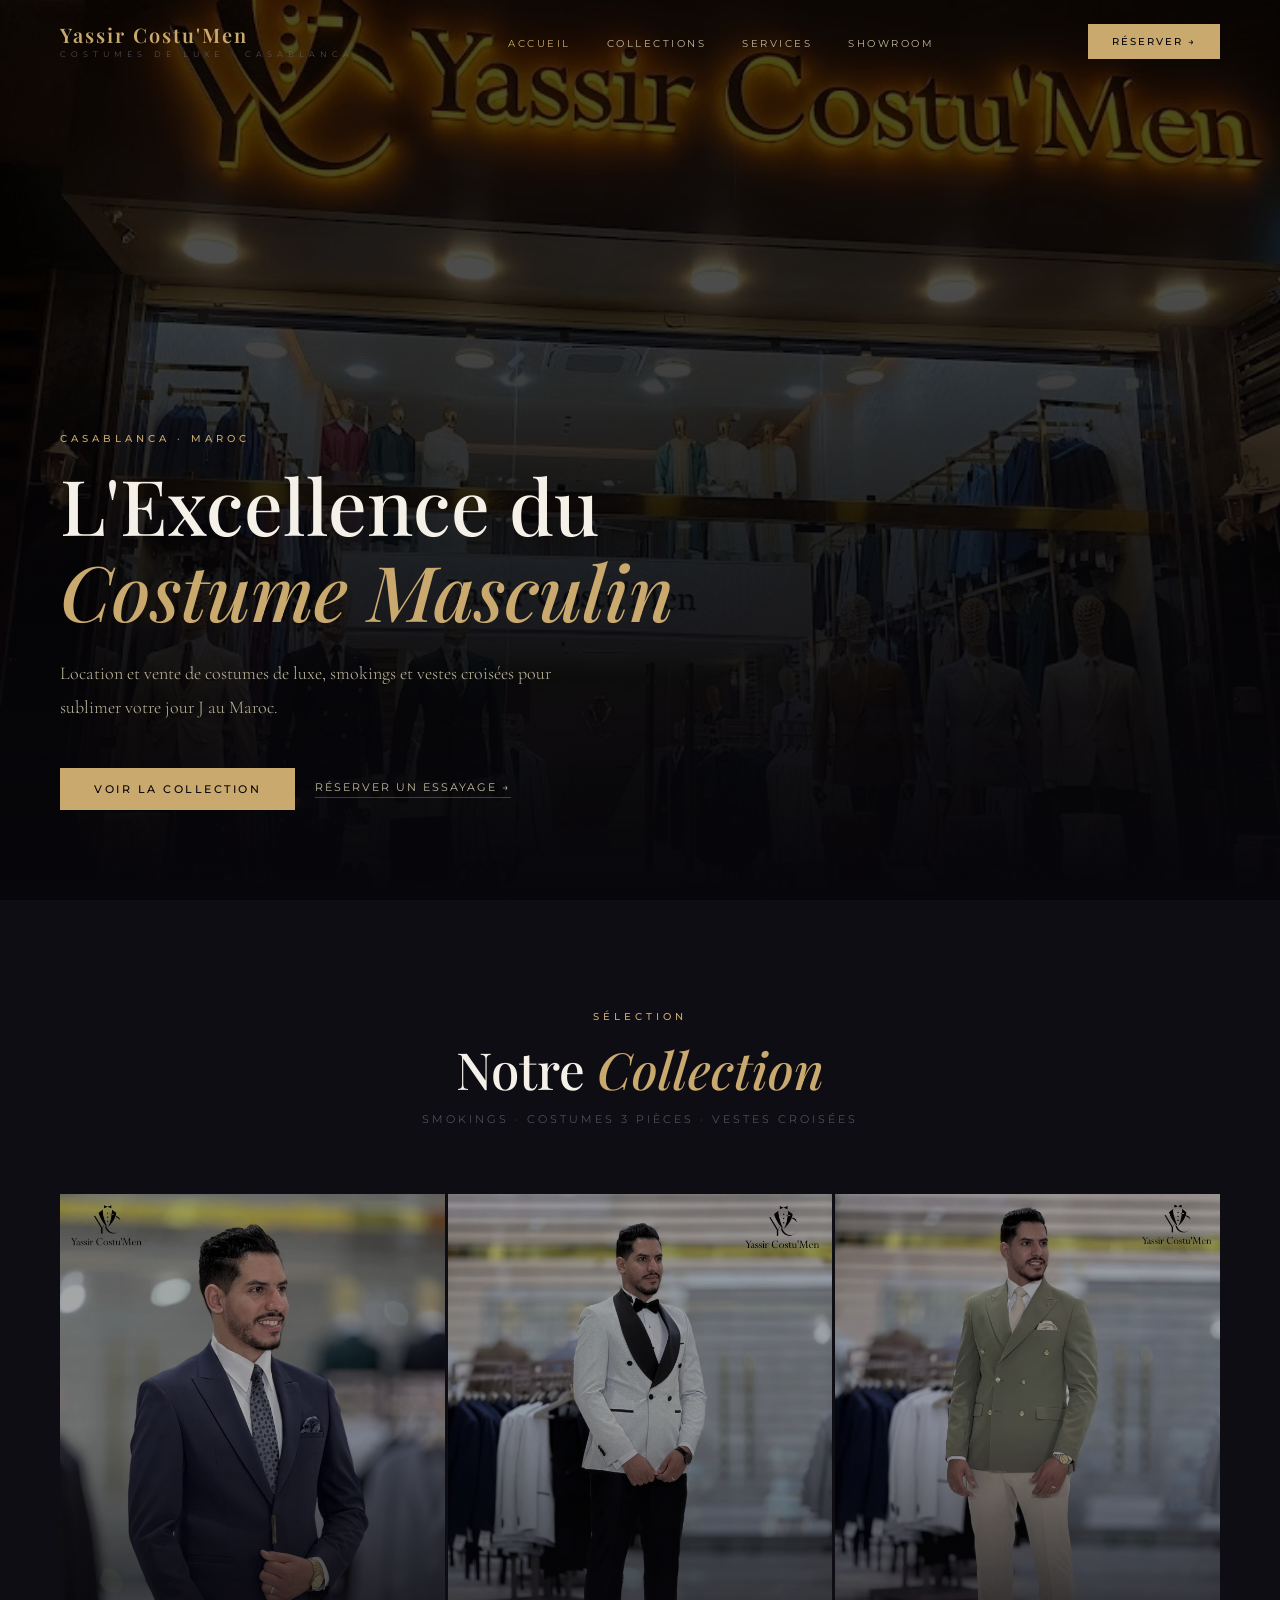
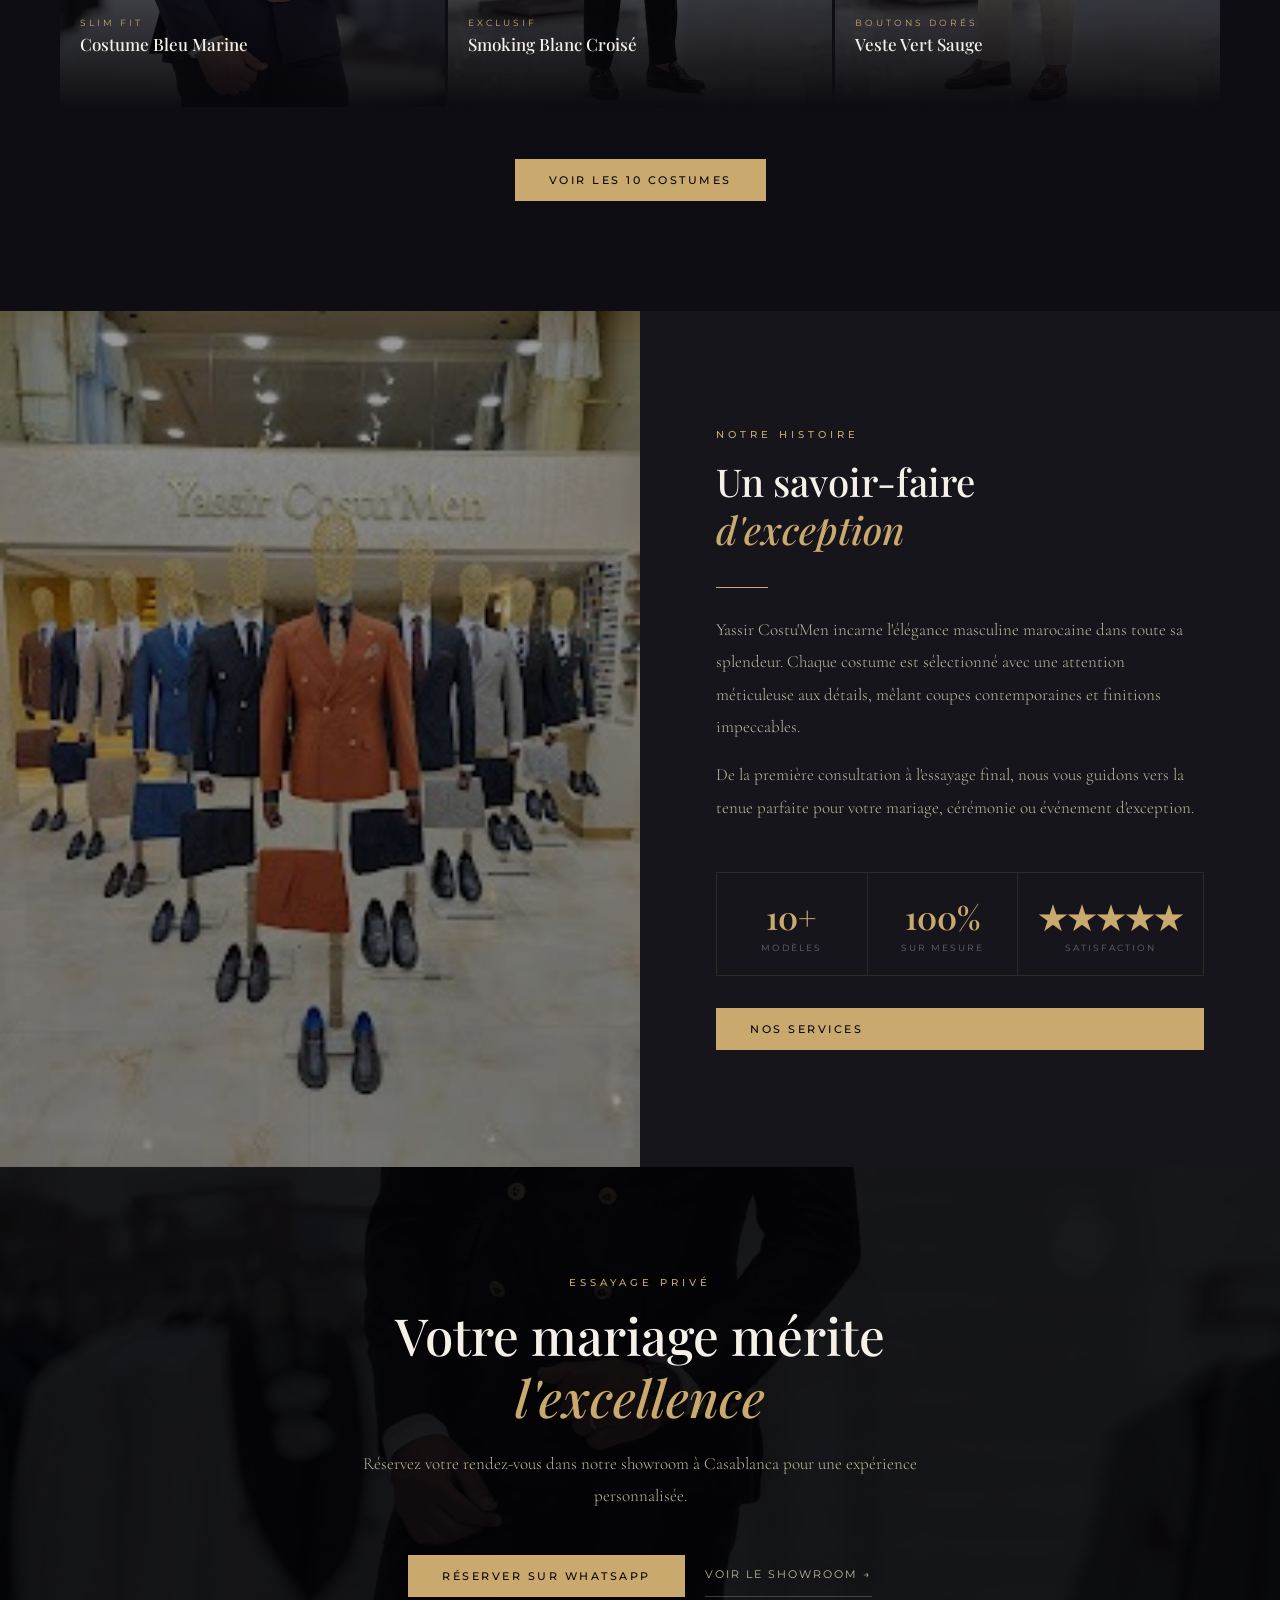
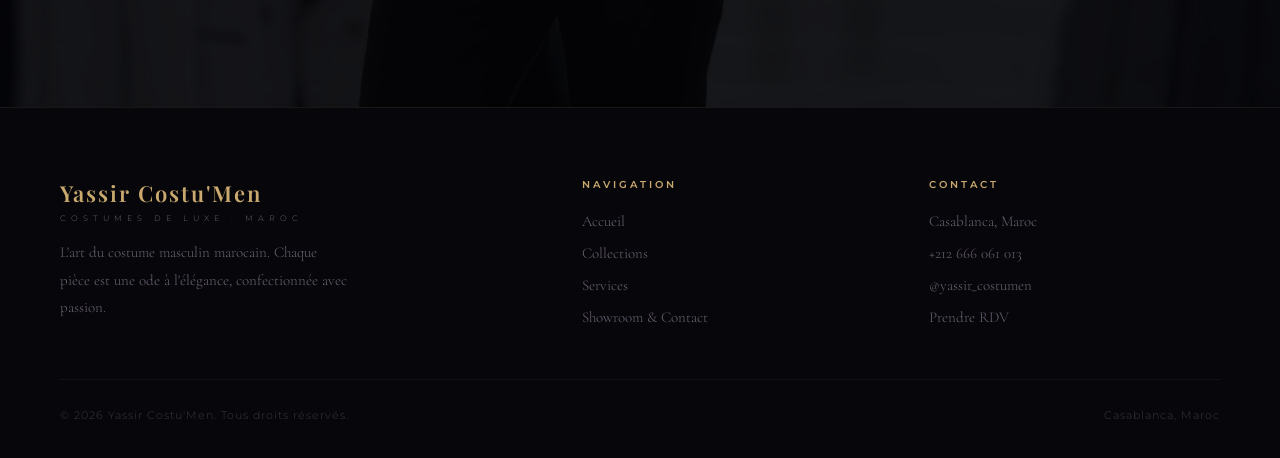
<file: index.html>
<!DOCTYPE html>
<html lang="fr">
<head>
<meta charset="UTF-8">
<meta name="viewport" content="width=device-width, initial-scale=1.0">
<title>Yassir Costu'Men — L'Excellence du Costume de Mariage</title>
<meta name="description" content="Boutique de costumes de luxe pour hommes à Casablanca. Location et vente de smokings, costumes 3 pièces et vestes croisées pour mariages et événements.">
<link rel="stylesheet" href="style.css">
<style>
/* ── INDEX PAGE ── */

/* Hero */
#hero { height:100vh; min-height:680px; position:relative; display:flex; align-items:flex-end; }
.hero-bg { position:absolute; inset:0; background:url('./images/store-front.jpg') center/cover no-repeat; filter:brightness(.3); transform:scale(1.06); animation:heroZoom 12s ease forwards; }
@keyframes heroZoom { to { transform:scale(1); } }
.hero-vignette { position:absolute; inset:0; background:linear-gradient(to top, var(--black) 0%, rgba(7,6,10,.45) 42%, transparent 68%); }
.hero-inner { position:relative; z-index:2; padding:0 60px 90px; max-width:780px; }
.hero-inner .tag { animation:fadeUp .7s .2s both; }
.hero-inner h1 { font-family:'Playfair Display',serif; font-size:clamp(40px,6vw,82px); font-weight:500; line-height:1.12; color:var(--cream); margin-bottom:24px; animation:fadeUp .7s .36s both; }
.hero-inner h1 em { font-style:italic; color:var(--gold); }
.hero-inner p { font-size:18px; font-weight:300; line-height:1.85; color:var(--cream-dim); max-width:500px; margin-bottom:44px; animation:fadeUp .7s .52s both; }
.hero-actions { display:flex; gap:20px; align-items:center; flex-wrap:wrap; animation:fadeUp .7s .66s both; }

/* Featured Section */
.featured { background:var(--dark); padding:110px 60px; }
.section-header { text-align:center; margin-bottom:68px; }
.section-header h2 { font-family:'Playfair Display',serif; font-size:clamp(28px,4vw,56px); font-weight:500; color:var(--cream); line-height:1.2; }
.section-header h2 em { font-style:italic; color:var(--gold); }
.section-header .sub { font-family:'Montserrat',sans-serif; font-size:11px; font-weight:300; letter-spacing:3px; color:var(--muted); margin-top:12px; text-transform:uppercase; }
.featured-grid { display:grid; grid-template-columns:repeat(3,1fr); gap:3px; max-width:1160px; margin:0 auto 52px; }
.product-card { position:relative; aspect-ratio:3/4; overflow:hidden; background:var(--surface); display:block; }
.product-card img { filter:brightness(.65) saturate(.8); transition:transform .65s ease, filter .4s; }
.product-card:hover img { transform:scale(1.08); filter:brightness(.82) saturate(1.05); }
.product-vignette { position:absolute; inset:0; background:linear-gradient(to top, rgba(7,6,10,.95) 0%, transparent 55%); pointer-events:none; }
.product-meta { position:absolute; bottom:0; left:0; right:0; padding:22px 20px; }
.product-meta .badge { font-family:'Montserrat',sans-serif; font-size:9px; letter-spacing:3px; text-transform:uppercase; color:var(--gold); display:block; margin-bottom:5px; }
.product-meta .name { font-family:'Playfair Display',serif; font-size:17px; font-weight:500; color:var(--cream); display:block; margin-bottom:10px; line-height:1.3; }
.product-meta .reserve { font-family:'Montserrat',sans-serif; font-size:9px; font-weight:500; letter-spacing:2px; text-transform:uppercase; color:var(--gold); display:inline-flex; align-items:center; gap:6px; opacity:0; transform:translateY(6px); transition:opacity .3s, transform .3s; }
.product-card:hover .reserve { opacity:1; transform:translateY(0); }
.featured-cta { text-align:center; }

/* Heritage / About */
#heritage { display:grid; grid-template-columns:1fr 1fr; min-height:80vh; }
.heritage-photo { position:relative; overflow:hidden; min-height:500px; }
.heritage-photo img { filter:brightness(.6); transition:transform .9s ease; }
.heritage-photo:hover img { transform:scale(1.04); }
.heritage-text { background:var(--surface); padding:100px 76px; display:flex; flex-direction:column; justify-content:center; }
.heritage-text h2 { font-family:'Playfair Display',serif; font-size:clamp(26px,3vw,46px); font-weight:500; line-height:1.25; color:var(--cream); margin-bottom:8px; }
.heritage-text h2 em { font-style:italic; color:var(--gold); }
.heritage-text p { font-size:17px; font-weight:300; line-height:1.9; color:var(--cream-dim); margin-bottom:16px; }

/* Stats */
.stats-row { display:flex; gap:0; margin:32px 0; border:1px solid rgba(201,169,110,.14); }
.stat { flex:1; padding:22px 20px; text-align:center; border-right:1px solid rgba(201,169,110,.12); }
.stat:last-child { border-right:none; }
.stat .num { font-family:'Playfair Display',serif; font-size:32px; font-weight:600; color:var(--gold); display:block; }
.stat .lbl { font-family:'Montserrat',sans-serif; font-size:9px; font-weight:400; letter-spacing:2px; text-transform:uppercase; color:var(--muted); margin-top:4px; display:block; }

/* CTA Section */
#cta-section { position:relative; min-height:60vh; display:flex; align-items:center; justify-content:center; text-align:center; overflow:hidden; }
.cta-bg { position:absolute; inset:0; background:url('./images/03.jpg') center/cover no-repeat; filter:brightness(.2); }
.cta-overlay { position:absolute; inset:0; background:rgba(7,6,10,.55); }
.cta-inner { position:relative; z-index:2; max-width:680px; padding:80px 40px; }
.cta-inner h2 { font-family:'Playfair Display',serif; font-size:clamp(28px,4vw,58px); font-weight:500; line-height:1.2; color:var(--cream); margin-bottom:20px; }
.cta-inner h2 em { font-style:italic; color:var(--gold); }
.cta-inner p { font-size:17px; font-weight:300; line-height:1.85; color:var(--cream-dim); margin-bottom:44px; }
.cta-btns { display:flex; gap:20px; justify-content:center; flex-wrap:wrap; }

/* Responsive index */
@media (max-width:900px) {
  .hero-inner { padding:0 22px 68px; }
  .featured { padding:80px 22px; }
  .featured-grid { grid-template-columns:repeat(2,1fr); }
  #heritage { grid-template-columns:1fr; }
  .heritage-photo { min-height:360px; order:-1; }
  .heritage-text { padding:60px 28px; }
  .cta-inner { padding:60px 22px; }
}
</style>
</head>
<body>

<!-- NAVBAR -->
<nav id="nav">
  <a href="index.html" class="nav-logo">Yassir Costu'Men<small>Costumes de Luxe · Casablanca</small></a>
  <ul class="nav-links">
    <li><a href="index.html" class="active">Accueil</a></li>
    <li><a href="products.html">Collections</a></li>
    <li><a href="services.html">Services</a></li>
    <li><a href="contact.html">Showroom</a></li>
  </ul>
  <a href="https://wa.me/212666061013" class="nav-reserve" target="_blank">Réserver →</a>
  <div class="nav-burger" id="burger"><span></span><span></span><span></span></div>
</nav>

<!-- HERO -->
<section id="hero">
  <div class="hero-bg"></div>
  <div class="hero-vignette"></div>
  <div class="hero-inner">
    <span class="tag">Casablanca · Maroc</span>
    <h1>L'Excellence du<br><em>Costume Masculin</em></h1>
    <p>Location et vente de costumes de luxe, smokings et vestes croisées pour sublimer votre jour J au Maroc.</p>
    <div class="hero-actions">
      <a href="products.html" class="btn-gold">Voir la Collection</a>
      <a href="https://wa.me/212666061013" class="btn-ghost" target="_blank">Réserver un essayage →</a>
    </div>
  </div>
</section>

<!-- FEATURED COLLECTION -->
<section class="featured">
  <div class="section-header reveal">
    <span class="tag" style="display:block;text-align:center;">Sélection</span>
    <h2>Notre <em>Collection</em></h2>
    <p class="sub">Smokings · Costumes 3 Pièces · Vestes Croisées</p>
  </div>

  <div class="featured-grid">
    <a href="products.html" class="product-card">
      <img src="./images/01.jpg" alt="Costume Bleu Marine Slim Fit">
      <div class="product-vignette"></div>
      <div class="product-meta">
        <span class="badge">Slim Fit</span>
        <span class="name">Costume Bleu Marine</span>
        <span class="reserve">Réserver ce costume →</span>
      </div>
    </a>
    <a href="products.html" class="product-card">
      <img src="./images/05.jpg" alt="Smoking Blanc Croisé">
      <div class="product-vignette"></div>
      <div class="product-meta">
        <span class="badge">Exclusif</span>
        <span class="name">Smoking Blanc Croisé</span>
        <span class="reserve">Réserver ce costume →</span>
      </div>
    </a>
    <a href="products.html" class="product-card">
      <img src="./images/06.jpg" alt="Veste Croisée Vert Sauge">
      <div class="product-vignette"></div>
      <div class="product-meta">
        <span class="badge">Boutons Dorés</span>
        <span class="name">Veste Vert Sauge</span>
        <span class="reserve">Réserver ce costume →</span>
      </div>
    </a>
  </div>

  <div class="featured-cta reveal">
    <a href="products.html" class="btn-gold">Voir les 10 Costumes</a>
  </div>
</section>

<!-- HERITAGE -->
<section id="heritage">
  <div class="heritage-photo">
    <img src="./images/store-interior.jpg" alt="Boutique Yassir Costu'Men">
  </div>
  <div class="heritage-text">
    <span class="tag reveal">Notre Histoire</span>
    <h2 class="reveal">Un savoir-faire<br><em>d'exception</em></h2>
    <div class="divider reveal"></div>
    <p class="reveal">Yassir Costu'Men incarne l'élégance masculine marocaine dans toute sa splendeur. Chaque costume est sélectionné avec une attention méticuleuse aux détails, mêlant coupes contemporaines et finitions impeccables.</p>
    <p class="reveal">De la première consultation à l'essayage final, nous vous guidons vers la tenue parfaite pour votre mariage, cérémonie ou événement d'exception.</p>
    <div class="stats-row reveal">
      <div class="stat"><span class="num">10+</span><span class="lbl">Modèles</span></div>
      <div class="stat"><span class="num">100%</span><span class="lbl">Sur Mesure</span></div>
      <div class="stat"><span class="num">★★★★★</span><span class="lbl">Satisfaction</span></div>
    </div>
    <a href="services.html" class="btn-gold reveal">Nos Services</a>
  </div>
</section>

<!-- CTA -->
<section id="cta-section">
  <div class="cta-bg"></div>
  <div class="cta-overlay"></div>
  <div class="cta-inner">
    <span class="tag" style="display:block;text-align:center;">Essayage Privé</span>
    <h2 class="reveal">Votre mariage mérite <em>l'excellence</em></h2>
    <p class="reveal">Réservez votre rendez-vous dans notre showroom à Casablanca pour une expérience personnalisée.</p>
    <div class="cta-btns reveal">
      <a href="https://wa.me/212666061013" class="btn-gold" target="_blank">Réserver sur WhatsApp</a>
      <a href="contact.html" class="btn-ghost">Voir le Showroom →</a>
    </div>
  </div>
</section>

<!-- FOOTER -->
<footer>
  <div class="footer-inner">
    <div class="footer-top">
      <div class="footer-brand">
        <div class="footer-logo">Yassir Costu'Men<small>Costumes de Luxe · Maroc</small></div>
        <p>L'art du costume masculin marocain. Chaque pièce est une ode à l'élégance, confectionnée avec passion.</p>
      </div>
      <div class="footer-col">
        <h5>Navigation</h5>
        <ul>
          <li><a href="index.html">Accueil</a></li>
          <li><a href="products.html">Collections</a></li>
          <li><a href="services.html">Services</a></li>
          <li><a href="contact.html">Showroom & Contact</a></li>
        </ul>
      </div>
      <div class="footer-col">
        <h5>Contact</h5>
        <ul>
          <li><a>Casablanca, Maroc</a></li>
          <li><a href="https://wa.me/212666061013" target="_blank">+212 666 061 013</a></li>
          <li><a href="https://www.instagram.com/yassir_costumen" target="_blank">@yassir_costumen</a></li>
          <li><a href="contact.html">Prendre RDV</a></li>
        </ul>
      </div>
    </div>
    <div class="footer-bottom">
      <p>© 2026 Yassir Costu'Men. Tous droits réservés.</p>
      <p>Casablanca, Maroc</p>
    </div>
  </div>
</footer>

<script>
const nav = document.getElementById('nav');
window.addEventListener('scroll', () => nav.classList.toggle('scrolled', scrollY > 50), {passive:true});
const burger = document.getElementById('burger');
let open = false;
burger.addEventListener('click', () => {
  open = !open;
  const links = document.querySelector('.nav-links');
  links.style.cssText = open ? 'display:flex;flex-direction:column;position:absolute;top:62px;left:0;right:0;background:rgba(7,6,10,.97);padding:22px 28px;gap:18px;border-bottom:1px solid rgba(201,169,110,.12);backdrop-filter:blur(14px);' : 'display:none;';
});
const io = new IntersectionObserver(es => es.forEach(e => { if(e.isIntersecting){e.target.classList.add('visible');io.unobserve(e.target);} }), {threshold:.1});
document.querySelectorAll('.reveal').forEach(el => io.observe(el));
</script>
</body>
</html>
</file>
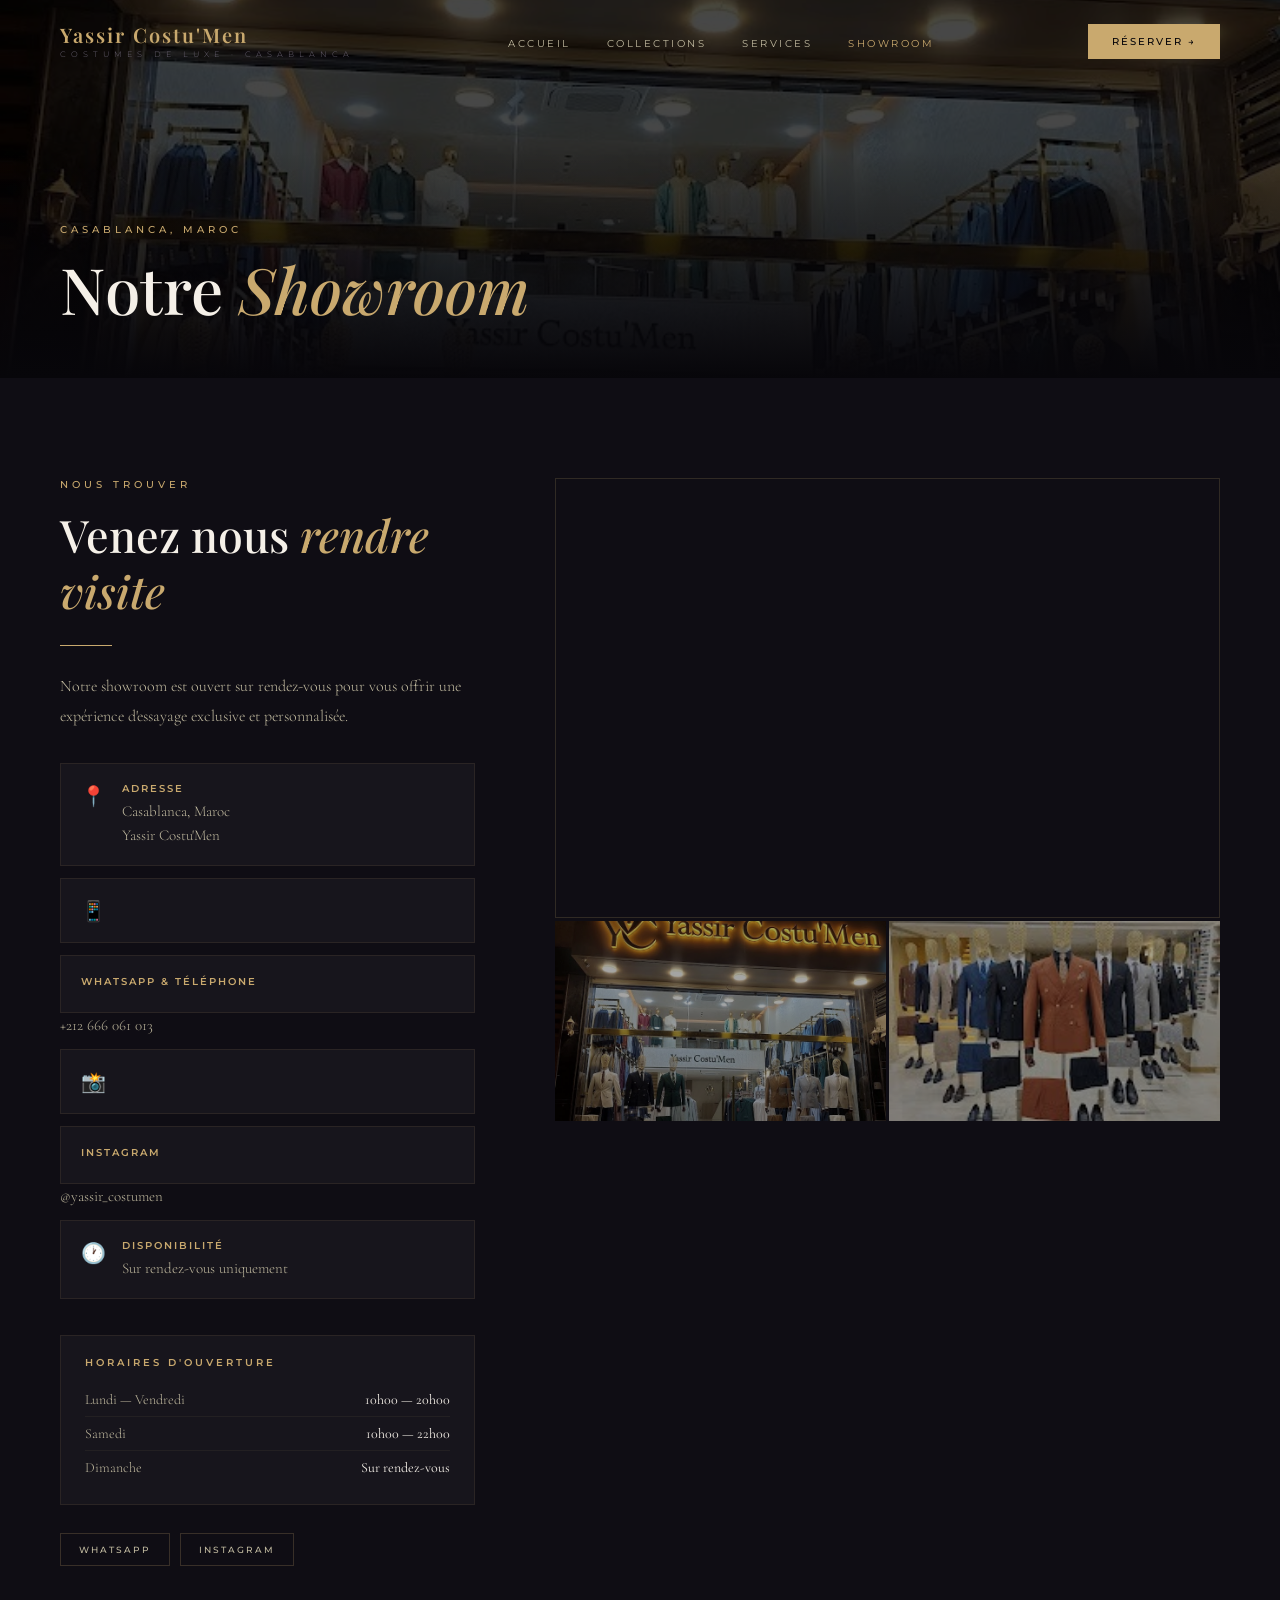
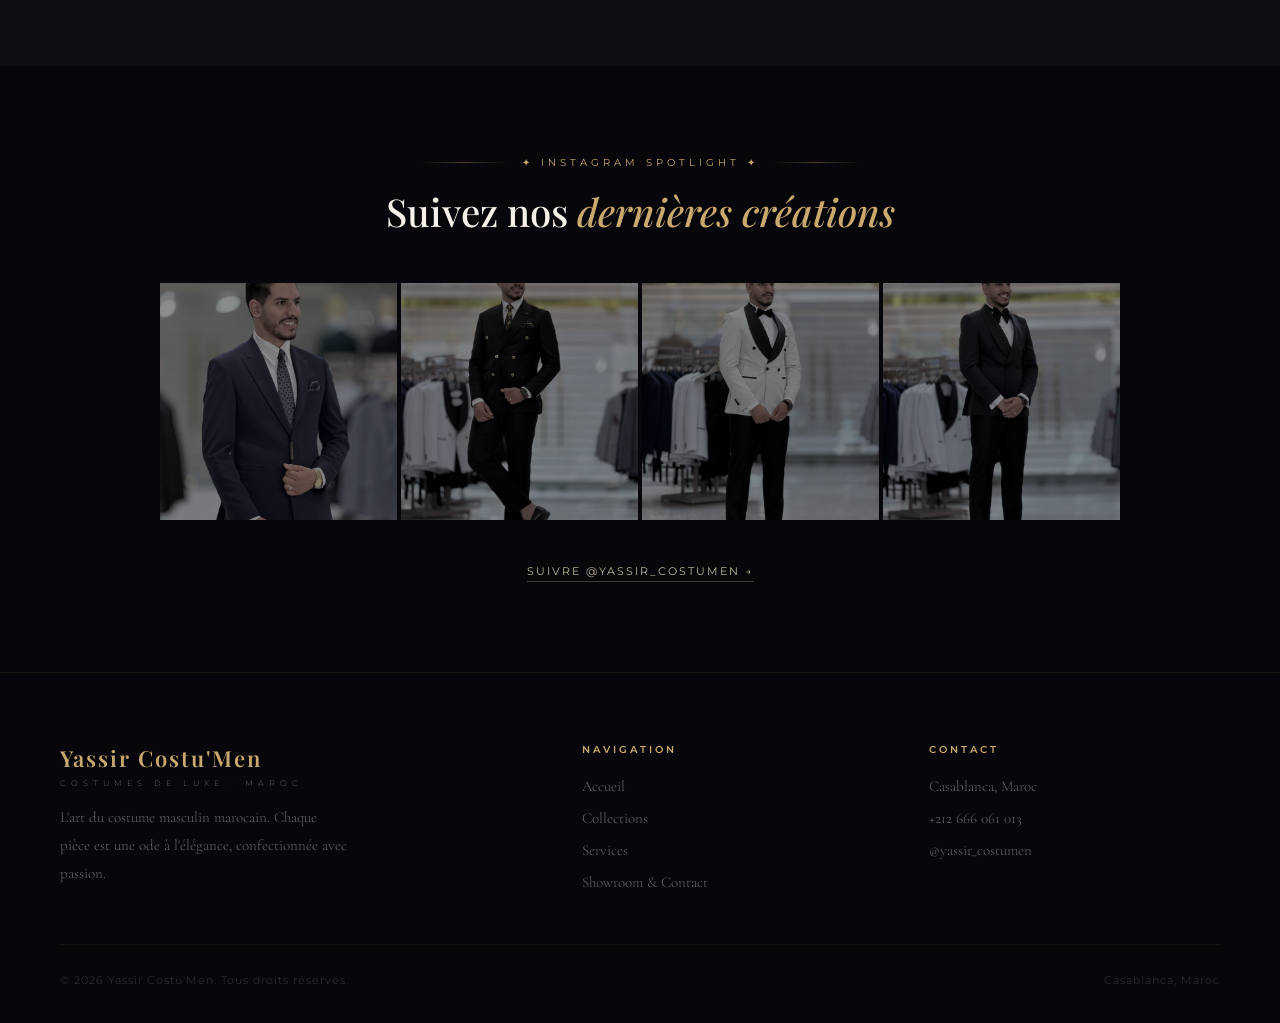
<file: contact.html>
<!DOCTYPE html>
<html lang="fr">
<head>
<meta charset="UTF-8">
<meta name="viewport" content="width=device-width, initial-scale=1.0">
<title>Showroom & Contact — Yassir Costu'Men</title>
<link rel="stylesheet" href="style.css">
<style>
/* ── CONTACT PAGE ── */
.contact-wrap { background:var(--dark); padding:100px 60px; }
.contact-grid { max-width:1200px; margin:0 auto; display:grid; grid-template-columns:1fr 1.6fr; gap:80px; align-items:start; }

/* Left: Contact info */
.contact-info h2 { font-family:'Playfair Display',serif; font-size:clamp(26px,3.5vw,46px); font-weight:500; color:var(--cream); line-height:1.25; margin-bottom:8px; }
.contact-info h2 em { font-style:italic; color:var(--gold); }
.contact-info > p { font-size:16px; font-weight:300; color:var(--cream-dim); line-height:1.85; margin-bottom:0; }
.contact-cards { display:flex; flex-direction:column; gap:12px; margin-bottom:36px; }
.contact-card { display:flex; gap:16px; align-items:flex-start; background:var(--surface); padding:18px 20px; border:1px solid rgba(201,169,110,.1); transition:border-color .3s; }
.contact-card:hover { border-color:rgba(201,169,110,.35); }
.c-icon { font-size:20px; flex-shrink:0; margin-top:2px; }
.c-body strong { font-family:'Montserrat',sans-serif; font-size:10px; font-weight:600; letter-spacing:2px; text-transform:uppercase; color:var(--gold); display:block; margin-bottom:4px; }
.c-body a, .c-body span { font-size:15px; font-weight:300; color:var(--cream-dim); transition:color .2s; display:block; line-height:1.6; }
.c-body a:hover { color:var(--gold); }

/* Social */
.social-row { display:flex; gap:10px; margin-top:8px; }
.social-btn { font-family:'Montserrat',sans-serif; font-size:9px; font-weight:500; letter-spacing:2px; text-transform:uppercase; padding:10px 18px; border:1px solid rgba(201,169,110,.22); color:var(--cream-dim); transition:all .2s; }
.social-btn:hover { border-color:var(--gold); color:var(--gold); background:rgba(201,169,110,.06); }

/* Right: Map + store photos */
.contact-visual {}
.map-frame { height:440px; overflow:hidden; border:1px solid rgba(201,169,110,.18); margin-bottom:3px; transition:border-color .3s; }
.map-frame:hover { border-color:rgba(201,169,110,.4); }
.map-frame iframe { width:100%; height:100%; border:none; filter:grayscale(85%) brightness(.6) contrast(1.15); transition:filter .4s; }
.map-frame:hover iframe { filter:grayscale(30%) brightness(.78); }
.store-photos { display:grid; grid-template-columns:1fr 1fr; gap:3px; }
.store-photo { height:200px; overflow:hidden; }
.store-photo img { filter:brightness(.65) saturate(.8); transition:transform .6s, filter .35s; }
.store-photo:hover img { transform:scale(1.06); filter:brightness(.82) saturate(1); }

/* Hours */
.hours-block { background:var(--surface); padding:20px 24px; margin-top:16px; border:1px solid rgba(201,169,110,.1); }
.hours-block h4 { font-family:'Montserrat',sans-serif; font-size:10px; font-weight:600; letter-spacing:3px; text-transform:uppercase; color:var(--gold); margin-bottom:14px; }
.hours-row { display:flex; justify-content:space-between; padding:8px 0; border-bottom:1px solid rgba(201,169,110,.07); }
.hours-row:last-child { border-bottom:none; }
.hours-row span { font-size:14px; font-weight:300; color:var(--cream-dim); }
.hours-row .time { color:var(--cream); font-weight:400; }

/* Instagram section */
.ig-section { background:var(--black); padding:90px 60px; text-align:center; }
.ig-ornament { display:flex; align-items:center; gap:14px; max-width:440px; margin:0 auto 18px; }
.ig-ornament::before, .ig-ornament::after { content:''; flex:1; height:1px; background:linear-gradient(90deg, transparent, rgba(201,169,110,.35), transparent); }
.ig-ornament span { font-family:'Montserrat',sans-serif; font-size:10px; letter-spacing:4px; text-transform:uppercase; color:var(--gold); white-space:nowrap; }
.ig-section h2 { font-family:'Playfair Display',serif; font-size:clamp(22px,3vw,40px); font-weight:500; color:var(--cream); margin-bottom:48px; line-height:1.25; }
.ig-section h2 em { font-style:italic; color:var(--gold); }
.ig-grid { display:grid; grid-template-columns:repeat(4,1fr); gap:4px; max-width:960px; margin:0 auto 40px; }
.ig-tile { aspect-ratio:1; overflow:hidden; position:relative; cursor:pointer; }
.ig-tile img { filter:brightness(.55) saturate(.6); transition:transform .55s, filter .35s; }
.ig-tile:hover img { transform:scale(1.07); filter:brightness(.8) saturate(1.1); }
.ig-hover { position:absolute; inset:0; background:rgba(201,169,110,.07); display:flex; align-items:center; justify-content:center; font-size:24px; opacity:0; transition:opacity .3s; }
.ig-tile:hover .ig-hover { opacity:1; }

@media (max-width:900px) {
  .contact-wrap { padding:70px 22px; }
  .contact-grid { grid-template-columns:1fr; gap:48px; }
  .map-frame { height:320px; }
  .ig-section { padding:70px 22px; }
  .ig-grid { grid-template-columns:repeat(2,1fr); }
}
</style>
</head>
<body>

<!-- NAVBAR -->
<nav id="nav">
  <a href="index.html" class="nav-logo">Yassir Costu'Men<small>Costumes de Luxe · Casablanca</small></a>
  <ul class="nav-links">
    <li><a href="index.html">Accueil</a></li>
    <li><a href="products.html">Collections</a></li>
    <li><a href="services.html">Services</a></li>
    <li><a href="contact.html" class="active">Showroom</a></li>
  </ul>
  <a href="https://wa.me/212666061013" class="nav-reserve" target="_blank">Réserver →</a>
  <div class="nav-burger" id="burger"><span></span><span></span><span></span></div>
</nav>

<!-- PAGE HERO -->
<div class="page-hero">
  <div class="page-hero-bg" style="background:url('./images/store-front.jpg') center/cover no-repeat;"></div>
  <div class="page-hero-overlay"></div>
  <div class="page-hero-content">
    <span class="tag">Casablanca, Maroc</span>
    <h1>Notre <em>Showroom</em></h1>
  </div>
</div>

<!-- CONTACT + MAP -->
<section class="contact-wrap">
  <div class="contact-grid">

    <!-- Left: Info -->
    <div class="contact-info">
      <span class="tag reveal">Nous Trouver</span>
      <h2 class="reveal">Venez nous <em>rendre visite</em></h2>
      <div class="divider reveal"></div>
      <p class="reveal" style="margin-bottom:32px;">Notre showroom est ouvert sur rendez-vous pour vous offrir une expérience d'essayage exclusive et personnalisée.</p>

      <div class="contact-cards reveal">
        <div class="contact-card">
          <span class="c-icon">📍</span>
          <div class="c-body">
            <strong>Adresse</strong>
            <span>Casablanca, Maroc</span>
            <span>Yassir Costu'Men</span>
          </div>
        </div>
        <a href="https://wa.me/212666061013" class="contact-card" target="_blank">
          <span class="c-icon">📱</span>
          <div class="c-body">
            <strong>WhatsApp & Téléphone</strong>
            <a href="https://wa.me/212666061013">+212 666 061 013</a>
          </div>
        </a>
        <a href="https://www.instagram.com/yassir_costumen" class="contact-card" target="_blank">
          <span class="c-icon">📸</span>
          <div class="c-body">
            <strong>Instagram</strong>
            <a>@yassir_costumen</a>
          </div>
        </a>
        <div class="contact-card">
          <span class="c-icon">🕐</span>
          <div class="c-body">
            <strong>Disponibilité</strong>
            <span>Sur rendez-vous uniquement</span>
          </div>
        </div>
      </div>

      <div class="hours-block reveal">
        <h4>Horaires d'Ouverture</h4>
        <div class="hours-row"><span>Lundi — Vendredi</span><span class="time">10h00 — 20h00</span></div>
        <div class="hours-row"><span>Samedi</span><span class="time">10h00 — 22h00</span></div>
        <div class="hours-row"><span>Dimanche</span><span class="time">Sur rendez-vous</span></div>
      </div>

      <div class="social-row reveal" style="margin-top:28px;">
        <a href="https://wa.me/212666061013?text=Bonjour, je voudrais prendre rendez-vous" class="social-btn" target="_blank">WhatsApp</a>
        <a href="https://www.instagram.com/yassir_costumen" class="social-btn" target="_blank">Instagram</a>
      </div>
    </div>

    <!-- Right: Map + Photos -->
    <div class="contact-visual reveal">
      <div class="map-frame">
        <iframe
          src="https://www.google.com/maps/embed?pb=!1m18!1m12!1m3!1d270003.8712954635!2d-7.5122858!3d33.5999366!2m3!1f0!2f0!3f0!3m2!1i1024!2i768!4f13.1!3m3!1m2!1s0xda7cb002a0749b1%3A0x545ceadc1730250f!2sYassir%20costu'Men!5e1!3m2!1sen!2sma!4v1780786127689!5m2!1sen!2sma"
          allowfullscreen="" loading="lazy" referrerpolicy="no-referrer-when-downgrade"
          title="Yassir Costu'Men — Casablanca">
        </iframe>
      </div>
      <div class="store-photos">
        <div class="store-photo"><img src="./images/store-front.jpg" alt="Boutique Yassir Costu'Men Extérieur"></div>
        <div class="store-photo"><img src="./images/store-interior.jpg" alt="Boutique Yassir Costu'Men Intérieur"></div>
      </div>
    </div>

  </div>
</section>

<!-- INSTAGRAM -->
<section class="ig-section">
  <div class="ig-ornament"><span>✦ Instagram Spotlight ✦</span></div>
  <h2 class="reveal">Suivez nos <em>dernières créations</em></h2>
  <div class="ig-grid">
    <div class="ig-tile"><img src="./images/01.jpg" alt="Instagram 1"><div class="ig-hover">♡</div></div>
    <div class="ig-tile"><img src="./images/03.jpg" alt="Instagram 2"><div class="ig-hover">♡</div></div>
    <div class="ig-tile"><img src="./images/05.jpg" alt="Instagram 3"><div class="ig-hover">♡</div></div>
    <div class="ig-tile"><img src="./images/07.jpg" alt="Instagram 4"><div class="ig-hover">♡</div></div>
  </div>
  <a href="https://www.instagram.com/yassir_costumen" target="_blank" class="btn-ghost" style="display:inline-flex;margin:0 auto;">Suivre @yassir_costumen →</a>
</section>

<!-- FOOTER -->
<footer>
  <div class="footer-inner">
    <div class="footer-top">
      <div class="footer-brand">
        <div class="footer-logo">Yassir Costu'Men<small>Costumes de Luxe · Maroc</small></div>
        <p>L'art du costume masculin marocain. Chaque pièce est une ode à l'élégance, confectionnée avec passion.</p>
      </div>
      <div class="footer-col">
        <h5>Navigation</h5>
        <ul>
          <li><a href="index.html">Accueil</a></li>
          <li><a href="products.html">Collections</a></li>
          <li><a href="services.html">Services</a></li>
          <li><a href="contact.html">Showroom & Contact</a></li>
        </ul>
      </div>
      <div class="footer-col">
        <h5>Contact</h5>
        <ul>
          <li><a>Casablanca, Maroc</a></li>
          <li><a href="https://wa.me/212666061013" target="_blank">+212 666 061 013</a></li>
          <li><a href="https://www.instagram.com/yassir_costumen" target="_blank">@yassir_costumen</a></li>
        </ul>
      </div>
    </div>
    <div class="footer-bottom">
      <p>© 2026 Yassir Costu'Men. Tous droits réservés.</p>
      <p>Casablanca, Maroc</p>
    </div>
  </div>
</footer>

<script>
const nav = document.getElementById('nav');
window.addEventListener('scroll', () => nav.classList.toggle('scrolled', scrollY > 50), {passive:true});
const burger = document.getElementById('burger');
let open = false;
burger.addEventListener('click', () => {
  open = !open;
  const links = document.querySelector('.nav-links');
  links.style.cssText = open ? 'display:flex;flex-direction:column;position:absolute;top:62px;left:0;right:0;background:rgba(7,6,10,.97);padding:22px 28px;gap:18px;border-bottom:1px solid rgba(201,169,110,.12);backdrop-filter:blur(14px);' : 'display:none;';
});
const io = new IntersectionObserver(es => es.forEach(e => { if(e.isIntersecting){e.target.classList.add('visible');io.unobserve(e.target);} }), {threshold:.08});
document.querySelectorAll('.reveal').forEach(el => io.observe(el));
</script>
</body>
</html>
</file>
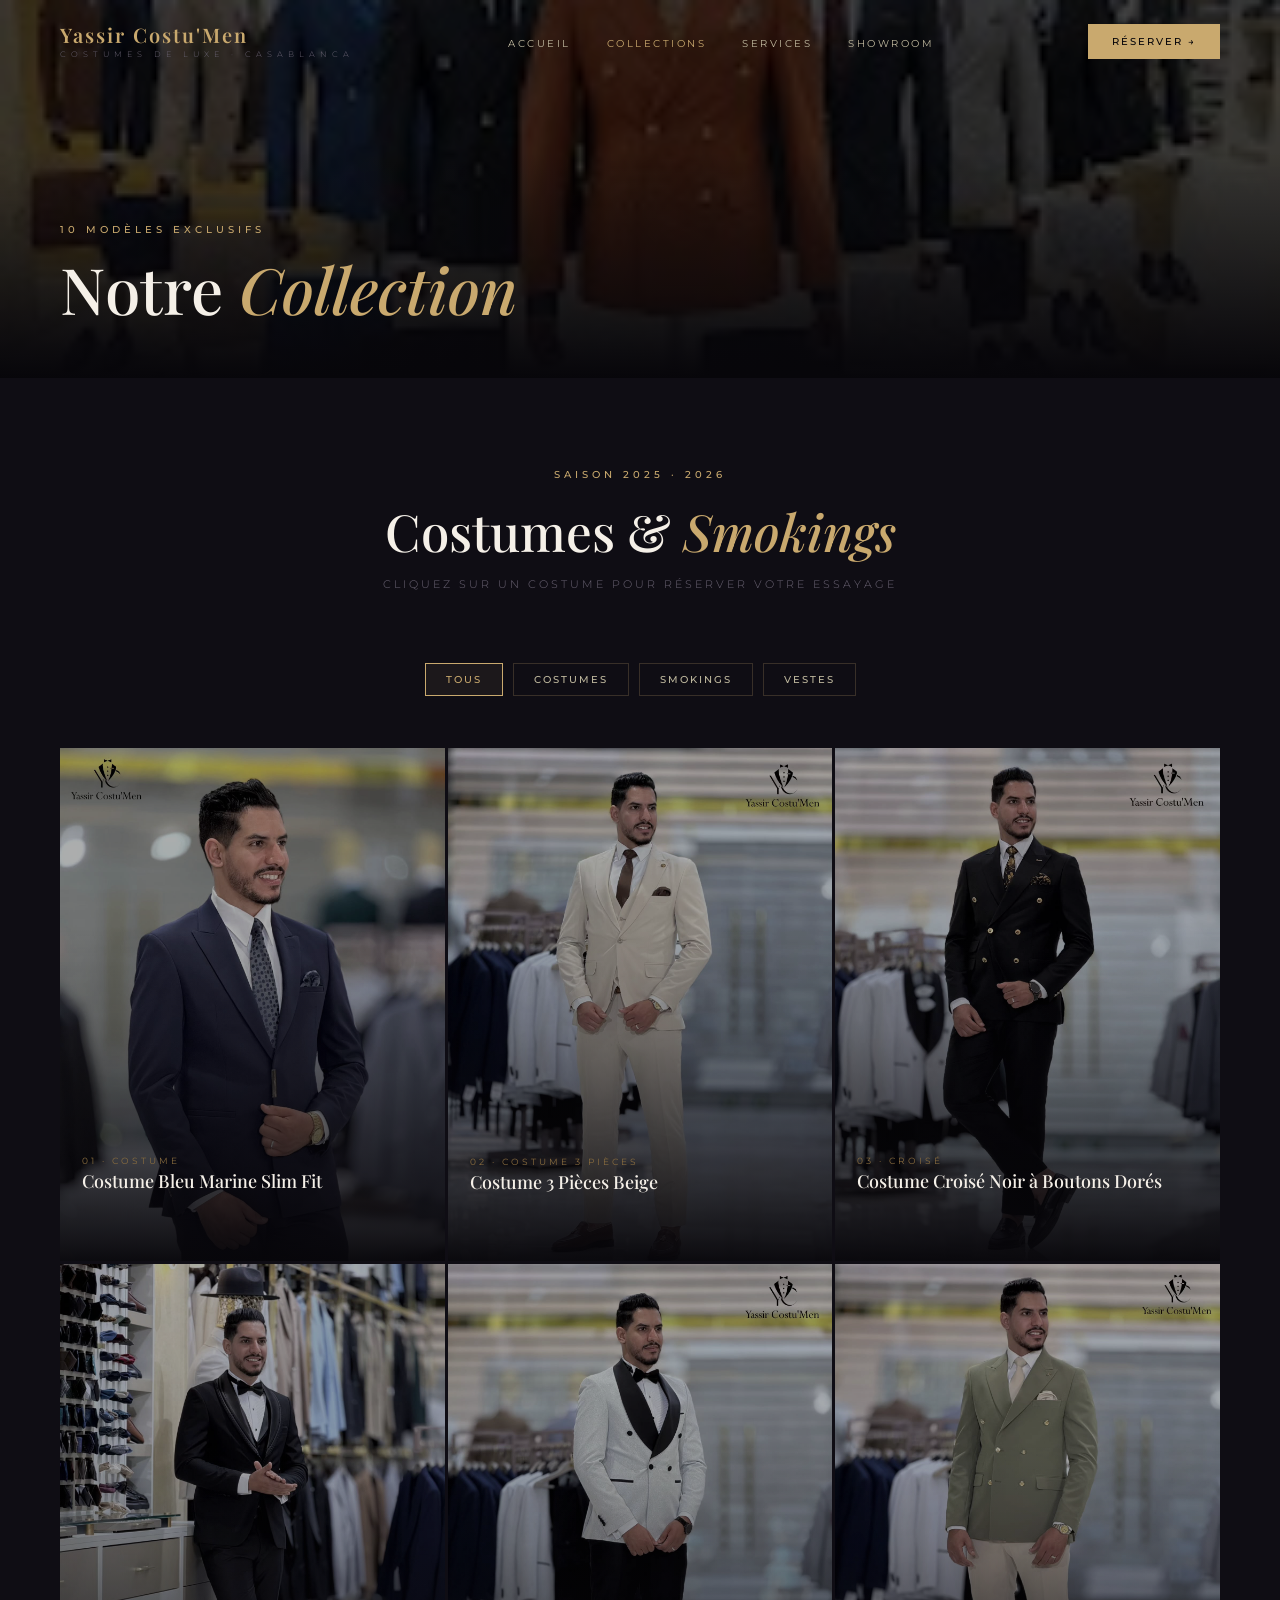
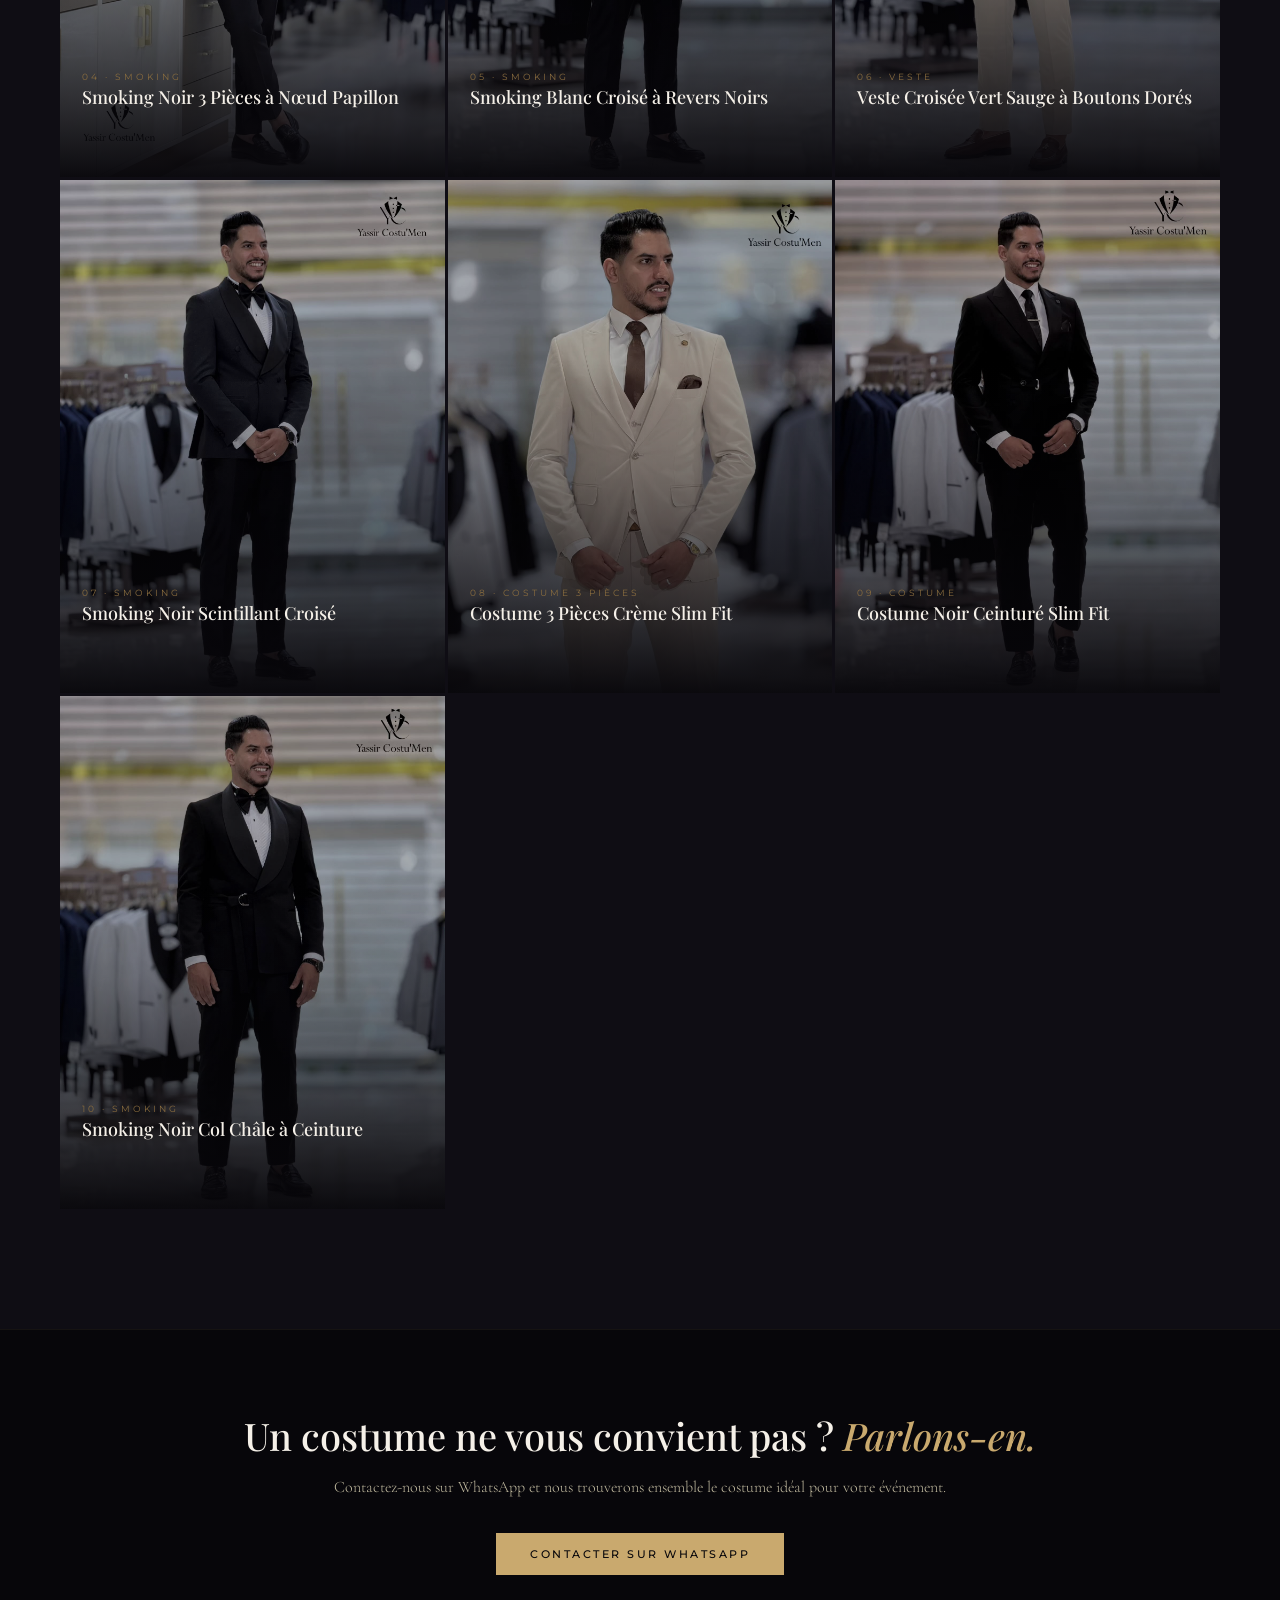
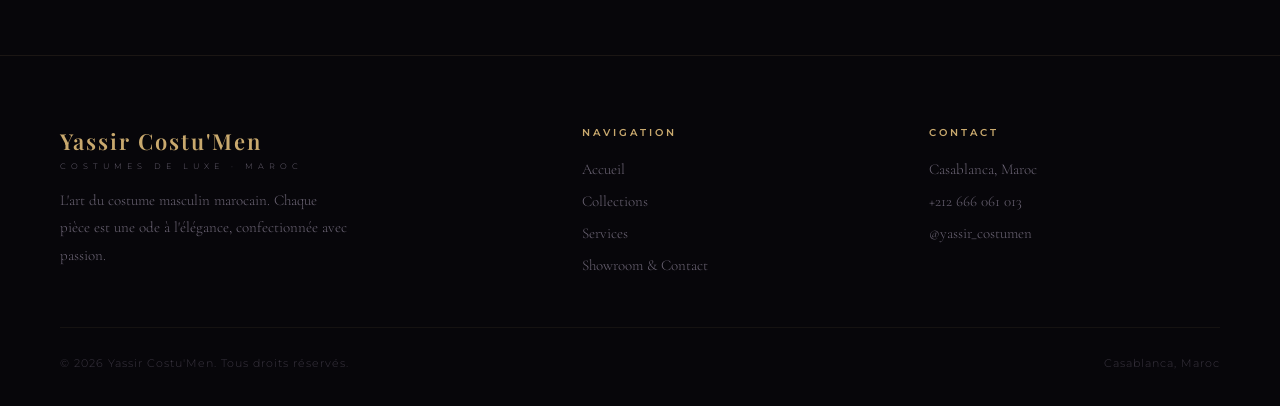
<file: products.html>
<!DOCTYPE html>
<html lang="fr">
<head>
<meta charset="UTF-8">
<meta name="viewport" content="width=device-width, initial-scale=1.0">
<title>Collection — Yassir Costu'Men</title>
<link rel="stylesheet" href="style.css">
<style>
/* ── PRODUCTS PAGE ── */
.collection-section { background:var(--dark); padding:90px 60px 120px; }
.collection-section .section-header { text-align:center; margin-bottom:72px; }
.collection-section .section-header h2 { font-family:'Playfair Display',serif; font-size:clamp(28px,4vw,56px); font-weight:500; color:var(--cream); }
.collection-section .section-header h2 em { font-style:italic; color:var(--gold); }
.collection-section .section-header .sub { font-family:'Montserrat',sans-serif; font-size:11px; font-weight:300; letter-spacing:3px; color:var(--muted); margin-top:12px; text-transform:uppercase; }

/* Filter Bar */
.filter-bar { display:flex; justify-content:center; gap:10px; margin-bottom:52px; flex-wrap:wrap; }
.filter-btn { font-family:'Montserrat',sans-serif; font-size:10px; font-weight:500; letter-spacing:2px; text-transform:uppercase; padding:9px 20px; border:1px solid rgba(201,169,110,.22); background:transparent; color:var(--cream-dim); cursor:pointer; transition:all .2s; }
.filter-btn:hover, .filter-btn.active { border-color:var(--gold); color:var(--gold); background:rgba(201,169,110,.07); }

/* Products Grid */
.products-grid { display:grid; grid-template-columns:repeat(3,1fr); gap:3px; max-width:1200px; margin:0 auto; }
.p-card { position:relative; aspect-ratio:3/4; overflow:hidden; background:var(--surface); display:block; }
.p-card img { filter:brightness(.68) saturate(.8); transition:transform .6s ease, filter .35s; }
.p-card:hover img { transform:scale(1.08); filter:brightness(.85) saturate(1.1); }
.p-vignette { position:absolute; inset:0; background:linear-gradient(to top, rgba(7,6,10,.97) 0%, rgba(7,6,10,.2) 45%, transparent 65%); pointer-events:none; }
.p-meta { position:absolute; bottom:0; left:0; right:0; padding:24px 22px; }
.p-num { font-family:'Montserrat',sans-serif; font-size:9px; letter-spacing:3px; text-transform:uppercase; color:var(--gold-dim); display:block; margin-bottom:4px; }
.p-name { font-family:'Playfair Display',serif; font-size:18px; font-weight:500; color:var(--cream); display:block; line-height:1.3; margin-bottom:14px; }
.p-btn { display:inline-block; font-family:'Montserrat',sans-serif; font-size:9px; font-weight:500; letter-spacing:2px; text-transform:uppercase; color:var(--black); background:var(--gold); padding:9px 20px; opacity:0; transform:translateY(8px); transition:opacity .3s, transform .3s; }
.p-card:hover .p-btn { opacity:1; transform:translateY(0); }

/* CTA strip */
.collection-cta { text-align:center; padding:80px 60px; background:var(--black); border-top:1px solid rgba(201,169,110,.08); }
.collection-cta h3 { font-family:'Playfair Display',serif; font-size:clamp(22px,3vw,38px); font-weight:500; color:var(--cream); margin-bottom:16px; }
.collection-cta h3 em { font-style:italic; color:var(--gold); }
.collection-cta p { font-size:16px; font-weight:300; color:var(--cream-dim); margin-bottom:36px; }

@media (max-width:900px) {
  .collection-section { padding:70px 20px 90px; }
  .products-grid { grid-template-columns:repeat(2,1fr); }
  .collection-cta { padding:60px 22px; }
}
@media (max-width:520px) {
  .products-grid { grid-template-columns:1fr; }
}
</style>
</head>
<body>

<!-- NAVBAR -->
<nav id="nav">
  <a href="index.html" class="nav-logo">Yassir Costu'Men<small>Costumes de Luxe · Casablanca</small></a>
  <ul class="nav-links">
    <li><a href="index.html">Accueil</a></li>
    <li><a href="products.html" class="active">Collections</a></li>
    <li><a href="services.html">Services</a></li>
    <li><a href="contact.html">Showroom</a></li>
  </ul>
  <a href="https://wa.me/212666061013" class="nav-reserve" target="_blank">Réserver →</a>
  <div class="nav-burger" id="burger"><span></span><span></span><span></span></div>
</nav>

<!-- PAGE HERO -->
<div class="page-hero">
  <div class="page-hero-bg" style="background:url('./images/store-interior.jpg') center/cover no-repeat;"></div>
  <div class="page-hero-overlay"></div>
  <div class="page-hero-content">
    <span class="tag">10 Modèles Exclusifs</span>
    <h1>Notre <em>Collection</em></h1>
  </div>
</div>

<!-- COLLECTION -->
<section class="collection-section">
  <div class="section-header reveal">
    <span class="tag" style="display:block;text-align:center;">Saison 2025 · 2026</span>
    <h2>Costumes & <em>Smokings</em></h2>
    <p class="sub">Cliquez sur un costume pour réserver votre essayage</p>
  </div>

  <div class="filter-bar">
    <button class="filter-btn active">Tous</button>
    <button class="filter-btn">Costumes</button>
    <button class="filter-btn">Smokings</button>
    <button class="filter-btn">Vestes</button>
  </div>

  <div class="products-grid">

    <a href="https://wa.me/212666061013?text=Bonjour, je suis intéressé par le Costume Bleu Marine Slim Fit" class="p-card" target="_blank">
      <img src="./images/01.jpg" alt="Costume Bleu Marine Slim Fit">
      <div class="p-vignette"></div>
      <div class="p-meta">
        <span class="p-num">01 · Costume</span>
        <span class="p-name">Costume Bleu Marine Slim Fit</span>
        <span class="p-btn">Réserver →</span>
      </div>
    </a>

    <a href="https://wa.me/212666061013?text=Bonjour, je suis intéressé par le Costume 3 Pièces Beige" class="p-card" target="_blank">
      <img src="./images/02.jpg" alt="Costume 3 Pièces Beige">
      <div class="p-vignette"></div>
      <div class="p-meta">
        <span class="p-num">02 · Costume 3 Pièces</span>
        <span class="p-name">Costume 3 Pièces Beige</span>
        <span class="p-btn">Réserver →</span>
      </div>
    </a>

    <a href="https://wa.me/212666061013?text=Bonjour, je suis intéressé par le Costume Croisé Noir à Boutons Dorés" class="p-card" target="_blank">
      <img src="./images/03.jpg" alt="Costume Croisé Noir à Boutons Dorés">
      <div class="p-vignette"></div>
      <div class="p-meta">
        <span class="p-num">03 · Croisé</span>
        <span class="p-name">Costume Croisé Noir à Boutons Dorés</span>
        <span class="p-btn">Réserver →</span>
      </div>
    </a>

    <a href="https://wa.me/212666061013?text=Bonjour, je suis intéressé par le Smoking Noir 3 Pièces à Nœud Papillon" class="p-card" target="_blank">
      <img src="./images/04.jpg" alt="Smoking Noir 3 Pièces à Nœud Papillon">
      <div class="p-vignette"></div>
      <div class="p-meta">
        <span class="p-num">04 · Smoking</span>
        <span class="p-name">Smoking Noir 3 Pièces à Nœud Papillon</span>
        <span class="p-btn">Réserver →</span>
      </div>
    </a>

    <a href="https://wa.me/212666061013?text=Bonjour, je suis intéressé par le Smoking Blanc Croisé à Revers Noirs" class="p-card" target="_blank">
      <img src="./images/05.jpg" alt="Smoking Blanc Croisé à Revers Noirs">
      <div class="p-vignette"></div>
      <div class="p-meta">
        <span class="p-num">05 · Smoking</span>
        <span class="p-name">Smoking Blanc Croisé à Revers Noirs</span>
        <span class="p-btn">Réserver →</span>
      </div>
    </a>

    <a href="https://wa.me/212666061013?text=Bonjour, je suis intéressé par la Veste Croisée Vert Sauge" class="p-card" target="_blank">
      <img src="./images/06.jpg" alt="Veste Croisée Vert Sauge à Boutons Dorés">
      <div class="p-vignette"></div>
      <div class="p-meta">
        <span class="p-num">06 · Veste</span>
        <span class="p-name">Veste Croisée Vert Sauge à Boutons Dorés</span>
        <span class="p-btn">Réserver →</span>
      </div>
    </a>

    <a href="https://wa.me/212666061013?text=Bonjour, je suis intéressé par le Smoking Noir Scintillant Croisé" class="p-card" target="_blank">
      <img src="./images/07.jpg" alt="Smoking Noir Scintillant Croisé">
      <div class="p-vignette"></div>
      <div class="p-meta">
        <span class="p-num">07 · Smoking</span>
        <span class="p-name">Smoking Noir Scintillant Croisé</span>
        <span class="p-btn">Réserver →</span>
      </div>
    </a>

    <a href="https://wa.me/212666061013?text=Bonjour, je suis intéressé par le Costume 3 Pièces Crème Slim Fit" class="p-card" target="_blank">
      <img src="./images/08.jpg" alt="Costume 3 Pièces Crème Slim Fit">
      <div class="p-vignette"></div>
      <div class="p-meta">
        <span class="p-num">08 · Costume 3 Pièces</span>
        <span class="p-name">Costume 3 Pièces Crème Slim Fit</span>
        <span class="p-btn">Réserver →</span>
      </div>
    </a>

    <a href="https://wa.me/212666061013?text=Bonjour, je suis intéressé par le Costume Noir Ceinturé Slim Fit" class="p-card" target="_blank">
      <img src="./images/09.jpg" alt="Costume Noir Ceinturé Slim Fit">
      <div class="p-vignette"></div>
      <div class="p-meta">
        <span class="p-num">09 · Costume</span>
        <span class="p-name">Costume Noir Ceinturé Slim Fit</span>
        <span class="p-btn">Réserver →</span>
      </div>
    </a>

    <a href="https://wa.me/212666061013?text=Bonjour, je suis intéressé par le Smoking Noir Col Châle à Ceinture" class="p-card" target="_blank">
      <img src="./images/10.jpg" alt="Smoking Noir Col Châle à Ceinture">
      <div class="p-vignette"></div>
      <div class="p-meta">
        <span class="p-num">10 · Smoking</span>
        <span class="p-name">Smoking Noir Col Châle à Ceinture</span>
        <span class="p-btn">Réserver →</span>
      </div>
    </a>

  </div>
</section>

<!-- BOTTOM CTA -->
<div class="collection-cta">
  <h3 class="reveal">Un costume ne vous convient pas ? <em>Parlons-en.</em></h3>
  <p class="reveal">Contactez-nous sur WhatsApp et nous trouverons ensemble le costume idéal pour votre événement.</p>
  <a href="https://wa.me/212666061013?text=Bonjour, je cherche un costume pour mon mariage" class="btn-gold reveal" target="_blank">Contacter sur WhatsApp</a>
</div>

<!-- FOOTER -->
<footer>
  <div class="footer-inner">
    <div class="footer-top">
      <div class="footer-brand">
        <div class="footer-logo">Yassir Costu'Men<small>Costumes de Luxe · Maroc</small></div>
        <p>L'art du costume masculin marocain. Chaque pièce est une ode à l'élégance, confectionnée avec passion.</p>
      </div>
      <div class="footer-col">
        <h5>Navigation</h5>
        <ul>
          <li><a href="index.html">Accueil</a></li>
          <li><a href="products.html">Collections</a></li>
          <li><a href="services.html">Services</a></li>
          <li><a href="contact.html">Showroom & Contact</a></li>
        </ul>
      </div>
      <div class="footer-col">
        <h5>Contact</h5>
        <ul>
          <li><a>Casablanca, Maroc</a></li>
          <li><a href="https://wa.me/212666061013" target="_blank">+212 666 061 013</a></li>
          <li><a href="https://www.instagram.com/yassir_costumen" target="_blank">@yassir_costumen</a></li>
        </ul>
      </div>
    </div>
    <div class="footer-bottom">
      <p>© 2026 Yassir Costu'Men. Tous droits réservés.</p>
      <p>Casablanca, Maroc</p>
    </div>
  </div>
</footer>

<script>
const nav = document.getElementById('nav');
window.addEventListener('scroll', () => nav.classList.toggle('scrolled', scrollY > 50), {passive:true});
const burger = document.getElementById('burger');
let open = false;
burger.addEventListener('click', () => {
  open = !open;
  const links = document.querySelector('.nav-links');
  links.style.cssText = open ? 'display:flex;flex-direction:column;position:absolute;top:62px;left:0;right:0;background:rgba(7,6,10,.97);padding:22px 28px;gap:18px;border-bottom:1px solid rgba(201,169,110,.12);backdrop-filter:blur(14px);' : 'display:none;';
});
const io = new IntersectionObserver(es => es.forEach(e => { if(e.isIntersecting){e.target.classList.add('visible');io.unobserve(e.target);} }), {threshold:.08});
document.querySelectorAll('.reveal').forEach(el => io.observe(el));

// Filter buttons (visual only — full filter needs backend)
document.querySelectorAll('.filter-btn').forEach(btn => {
  btn.addEventListener('click', () => {
    document.querySelectorAll('.filter-btn').forEach(b => b.classList.remove('active'));
    btn.classList.add('active');
  });
});
</script>
</body>
</html>
</file>
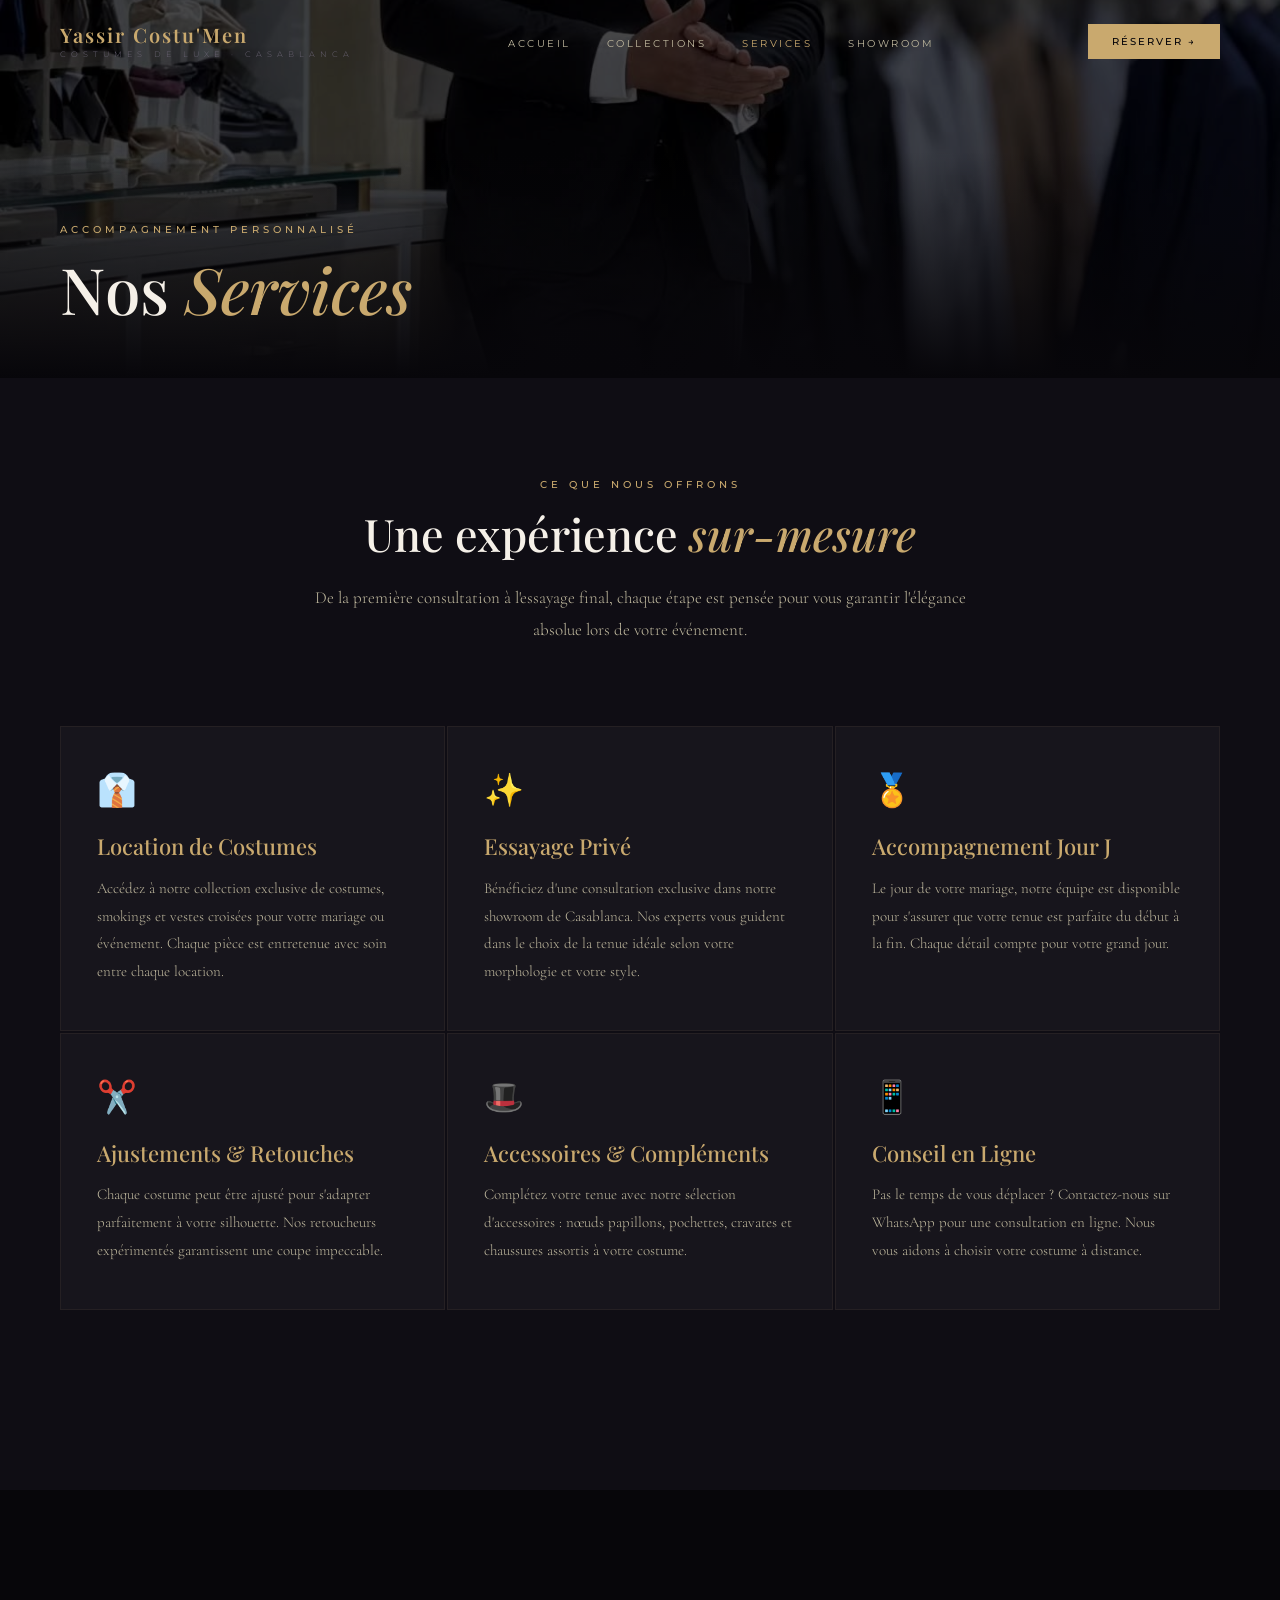
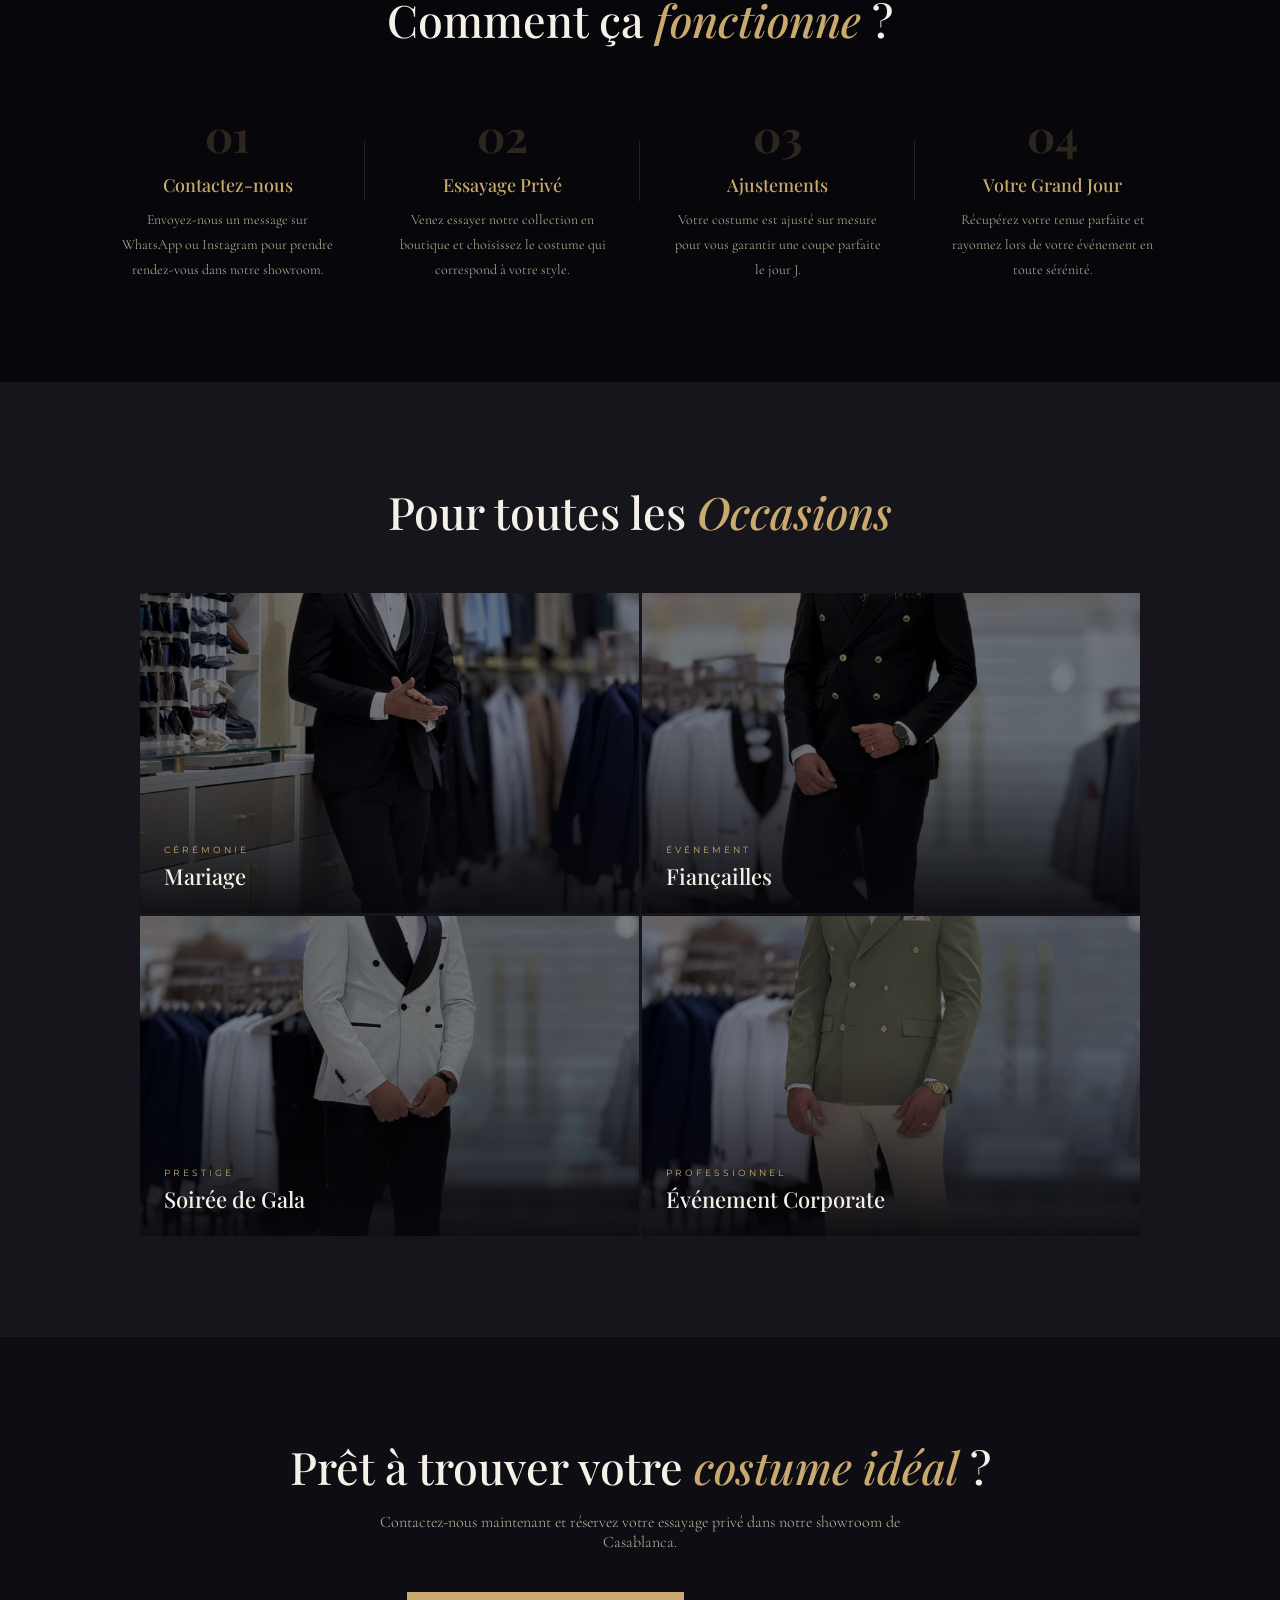
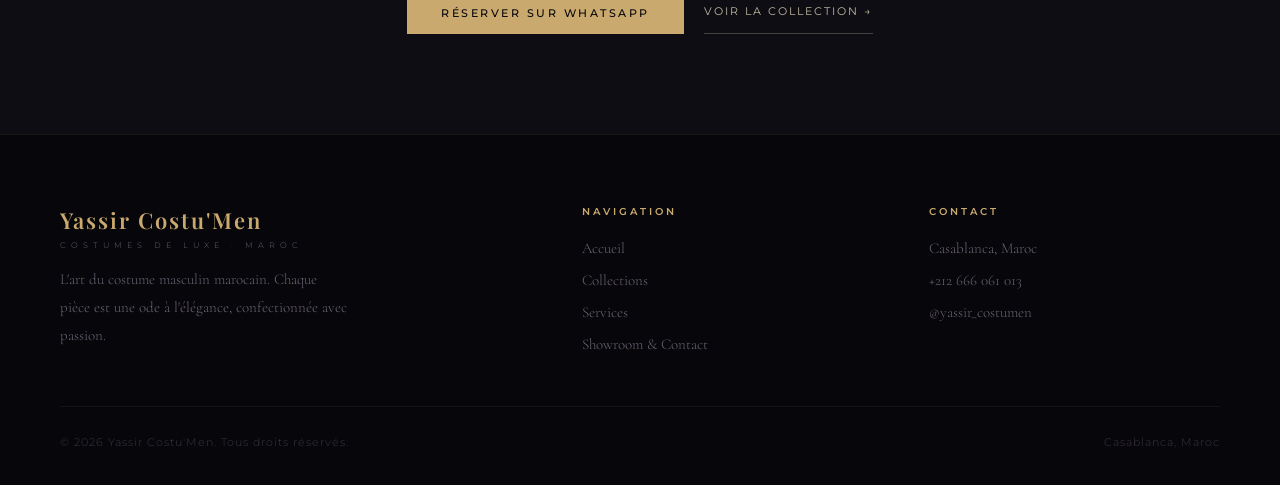
<file: services.html>
<!DOCTYPE html>
<html lang="fr">
<head>
<meta charset="UTF-8">
<meta name="viewport" content="width=device-width, initial-scale=1.0">
<title>Services — Yassir Costu'Men</title>
<link rel="stylesheet" href="style.css">
<style>
/* ── SERVICES PAGE ── */
.services-section { background:var(--dark); padding:100px 60px; }
.services-intro { max-width:700px; margin:0 auto 80px; text-align:center; }
.services-intro h2 { font-family:'Playfair Display',serif; font-size:clamp(26px,3.5vw,50px); font-weight:500; color:var(--cream); line-height:1.22; margin-bottom:20px; }
.services-intro h2 em { font-style:italic; color:var(--gold); }
.services-intro p { font-size:17px; font-weight:300; color:var(--cream-dim); line-height:1.9; }

/* Service cards */
.services-grid { display:grid; grid-template-columns:repeat(3,1fr); gap:2px; max-width:1160px; margin:0 auto 80px; }
.svc-card { background:var(--surface); padding:44px 36px; border:1px solid rgba(201,169,110,.08); transition:border-color .3s, background .3s; }
.svc-card:hover { border-color:rgba(201,169,110,.3); background:rgba(201,169,110,.04); }
.svc-icon { font-size:32px; margin-bottom:22px; display:block; }
.svc-card h3 { font-family:'Playfair Display',serif; font-size:22px; font-weight:500; color:var(--gold); margin-bottom:14px; line-height:1.3; }
.svc-card p { font-size:15px; font-weight:300; color:var(--cream-dim); line-height:1.85; }

/* Process Section */
.process { background:var(--black); padding:100px 60px; }
.process h2 { font-family:'Playfair Display',serif; font-size:clamp(24px,3.5vw,46px); font-weight:500; color:var(--cream); text-align:center; margin-bottom:64px; }
.process h2 em { font-style:italic; color:var(--gold); }
.steps { display:flex; gap:0; max-width:1100px; margin:0 auto; }
.step { flex:1; padding:0 32px; position:relative; text-align:center; }
.step::after { content:''; position:absolute; top:28px; right:0; width:1px; height:60px; background:rgba(201,169,110,.18); }
.step:last-child::after { display:none; }
.step-num { font-family:'Playfair Display',serif; font-size:44px; font-weight:700; color:rgba(201,169,110,.2); display:block; line-height:1; margin-bottom:16px; }
.step h4 { font-family:'Playfair Display',serif; font-size:18px; font-weight:500; color:var(--gold); margin-bottom:10px; }
.step p { font-size:14px; font-weight:300; color:var(--cream-dim); line-height:1.8; }

/* Occasions */
.occasions { background:var(--surface); padding:100px 60px; }
.occasions h2 { font-family:'Playfair Display',serif; font-size:clamp(24px,3.5vw,48px); font-weight:500; color:var(--cream); text-align:center; margin-bottom:52px; }
.occasions h2 em { font-style:italic; color:var(--gold); }
.occasions-grid { display:grid; grid-template-columns:repeat(2,1fr); gap:3px; max-width:1000px; margin:0 auto; }
.occ-card { position:relative; height:320px; overflow:hidden; display:block; }
.occ-card img { filter:brightness(.5); transition:transform .6s, filter .4s; }
.occ-card:hover img { transform:scale(1.06); filter:brightness(.7); }
.occ-vignette { position:absolute; inset:0; background:linear-gradient(to top, rgba(7,6,10,.9) 0%, transparent 55%); }
.occ-label { position:absolute; bottom:0; left:0; right:0; padding:22px 24px; }
.occ-label span { font-family:'Playfair Display',serif; font-size:22px; font-weight:500; color:var(--cream); display:block; }
.occ-label small { font-family:'Montserrat',sans-serif; font-size:9px; letter-spacing:3px; text-transform:uppercase; color:var(--gold); margin-bottom:6px; display:block; }

/* CTA */
.services-cta { background:var(--dark); padding:100px 60px; text-align:center; border-top:1px solid rgba(201,169,110,.08); }
.services-cta h2 { font-family:'Playfair Display',serif; font-size:clamp(24px,3.5vw,46px); font-weight:500; color:var(--cream); margin-bottom:16px; }
.services-cta h2 em { font-style:italic; color:var(--gold); }
.services-cta p { font-size:16px; font-weight:300; color:var(--cream-dim); margin-bottom:40px; max-width:560px; margin-left:auto; margin-right:auto; }
.cta-btns { display:flex; gap:20px; justify-content:center; flex-wrap:wrap; }

@media (max-width:900px) {
  .services-section, .process, .occasions, .services-cta { padding:70px 22px; }
  .services-grid { grid-template-columns:1fr; }
  .steps { flex-direction:column; gap:36px; }
  .step::after { display:none; }
  .occasions-grid { grid-template-columns:1fr; }
}
</style>
</head>
<body>

<!-- NAVBAR -->
<nav id="nav">
  <a href="index.html" class="nav-logo">Yassir Costu'Men<small>Costumes de Luxe · Casablanca</small></a>
  <ul class="nav-links">
    <li><a href="index.html">Accueil</a></li>
    <li><a href="products.html">Collections</a></li>
    <li><a href="services.html" class="active">Services</a></li>
    <li><a href="contact.html">Showroom</a></li>
  </ul>
  <a href="https://wa.me/212666061013" class="nav-reserve" target="_blank">Réserver →</a>
  <div class="nav-burger" id="burger"><span></span><span></span><span></span></div>
</nav>

<!-- PAGE HERO -->
<div class="page-hero">
  <div class="page-hero-bg" style="background:url('./images/04.jpg') center/cover no-repeat;"></div>
  <div class="page-hero-overlay"></div>
  <div class="page-hero-content">
    <span class="tag">Accompagnement Personnalisé</span>
    <h1>Nos <em>Services</em></h1>
  </div>
</div>

<!-- SERVICES -->
<section class="services-section">
  <div class="services-intro reveal">
    <span class="tag" style="display:block;text-align:center;">Ce Que Nous Offrons</span>
    <h2>Une expérience <em>sur-mesure</em></h2>
    <p>De la première consultation à l'essayage final, chaque étape est pensée pour vous garantir l'élégance absolue lors de votre événement.</p>
  </div>

  <div class="services-grid">
    <div class="svc-card reveal">
      <span class="svc-icon">👔</span>
      <h3>Location de Costumes</h3>
      <p>Accédez à notre collection exclusive de costumes, smokings et vestes croisées pour votre mariage ou événement. Chaque pièce est entretenue avec soin entre chaque location.</p>
    </div>
    <div class="svc-card reveal">
      <span class="svc-icon">✨</span>
      <h3>Essayage Privé</h3>
      <p>Bénéficiez d'une consultation exclusive dans notre showroom de Casablanca. Nos experts vous guident dans le choix de la tenue idéale selon votre morphologie et votre style.</p>
    </div>
    <div class="svc-card reveal">
      <span class="svc-icon">🏅</span>
      <h3>Accompagnement Jour J</h3>
      <p>Le jour de votre mariage, notre équipe est disponible pour s'assurer que votre tenue est parfaite du début à la fin. Chaque détail compte pour votre grand jour.</p>
    </div>
    <div class="svc-card reveal">
      <span class="svc-icon">✂️</span>
      <h3>Ajustements & Retouches</h3>
      <p>Chaque costume peut être ajusté pour s'adapter parfaitement à votre silhouette. Nos retoucheurs expérimentés garantissent une coupe impeccable.</p>
    </div>
    <div class="svc-card reveal">
      <span class="svc-icon">🎩</span>
      <h3>Accessoires & Compléments</h3>
      <p>Complétez votre tenue avec notre sélection d'accessoires : nœuds papillons, pochettes, cravates et chaussures assortis à votre costume.</p>
    </div>
    <div class="svc-card reveal">
      <span class="svc-icon">📱</span>
      <h3>Conseil en Ligne</h3>
      <p>Pas le temps de vous déplacer ? Contactez-nous sur WhatsApp pour une consultation en ligne. Nous vous aidons à choisir votre costume à distance.</p>
    </div>
  </div>
</section>

<!-- PROCESS -->
<section class="process">
  <h2 class="reveal">Comment ça <em>fonctionne</em> ?</h2>
  <div class="steps">
    <div class="step reveal">
      <span class="step-num">01</span>
      <h4>Contactez-nous</h4>
      <p>Envoyez-nous un message sur WhatsApp ou Instagram pour prendre rendez-vous dans notre showroom.</p>
    </div>
    <div class="step reveal">
      <span class="step-num">02</span>
      <h4>Essayage Privé</h4>
      <p>Venez essayer notre collection en boutique et choisissez le costume qui correspond à votre style.</p>
    </div>
    <div class="step reveal">
      <span class="step-num">03</span>
      <h4>Ajustements</h4>
      <p>Votre costume est ajusté sur mesure pour vous garantir une coupe parfaite le jour J.</p>
    </div>
    <div class="step reveal">
      <span class="step-num">04</span>
      <h4>Votre Grand Jour</h4>
      <p>Récupérez votre tenue parfaite et rayonnez lors de votre événement en toute sérénité.</p>
    </div>
  </div>
</section>

<!-- OCCASIONS -->
<section class="occasions">
  <h2 class="reveal">Pour toutes les <em>Occasions</em></h2>
  <div class="occasions-grid">
    <a href="products.html" class="occ-card">
      <img src="./images/04.jpg" alt="Mariage">
      <div class="occ-vignette"></div>
      <div class="occ-label">
        <small>Cérémonie</small>
        <span>Mariage</span>
      </div>
    </a>
    <a href="products.html" class="occ-card">
      <img src="./images/03.jpg" alt="Fiançailles">
      <div class="occ-vignette"></div>
      <div class="occ-label">
        <small>Événement</small>
        <span>Fiançailles</span>
      </div>
    </a>
    <a href="products.html" class="occ-card">
      <img src="./images/05.jpg" alt="Soirée de Luxe">
      <div class="occ-vignette"></div>
      <div class="occ-label">
        <small>Prestige</small>
        <span>Soirée de Gala</span>
      </div>
    </a>
    <a href="products.html" class="occ-card">
      <img src="./images/06.jpg" alt="Événement Professionnel">
      <div class="occ-vignette"></div>
      <div class="occ-label">
        <small>Professionnel</small>
        <span>Événement Corporate</span>
      </div>
    </a>
  </div>
</section>

<!-- CTA -->
<div class="services-cta">
  <h2 class="reveal">Prêt à trouver votre <em>costume idéal</em> ?</h2>
  <p class="reveal">Contactez-nous maintenant et réservez votre essayage privé dans notre showroom de Casablanca.</p>
  <div class="cta-btns reveal">
    <a href="https://wa.me/212666061013?text=Bonjour, je voudrais réserver un essayage" class="btn-gold" target="_blank">Réserver sur WhatsApp</a>
    <a href="products.html" class="btn-ghost">Voir la Collection →</a>
  </div>
</div>

<!-- FOOTER -->
<footer>
  <div class="footer-inner">
    <div class="footer-top">
      <div class="footer-brand">
        <div class="footer-logo">Yassir Costu'Men<small>Costumes de Luxe · Maroc</small></div>
        <p>L'art du costume masculin marocain. Chaque pièce est une ode à l'élégance, confectionnée avec passion.</p>
      </div>
      <div class="footer-col">
        <h5>Navigation</h5>
        <ul>
          <li><a href="index.html">Accueil</a></li>
          <li><a href="products.html">Collections</a></li>
          <li><a href="services.html">Services</a></li>
          <li><a href="contact.html">Showroom & Contact</a></li>
        </ul>
      </div>
      <div class="footer-col">
        <h5>Contact</h5>
        <ul>
          <li><a>Casablanca, Maroc</a></li>
          <li><a href="https://wa.me/212666061013" target="_blank">+212 666 061 013</a></li>
          <li><a href="https://www.instagram.com/yassir_costumen" target="_blank">@yassir_costumen</a></li>
        </ul>
      </div>
    </div>
    <div class="footer-bottom">
      <p>© 2026 Yassir Costu'Men. Tous droits réservés.</p>
      <p>Casablanca, Maroc</p>
    </div>
  </div>
</footer>

<script>
const nav = document.getElementById('nav');
window.addEventListener('scroll', () => nav.classList.toggle('scrolled', scrollY > 50), {passive:true});
const burger = document.getElementById('burger');
let open = false;
burger.addEventListener('click', () => {
  open = !open;
  const links = document.querySelector('.nav-links');
  links.style.cssText = open ? 'display:flex;flex-direction:column;position:absolute;top:62px;left:0;right:0;background:rgba(7,6,10,.97);padding:22px 28px;gap:18px;border-bottom:1px solid rgba(201,169,110,.12);backdrop-filter:blur(14px);' : 'display:none;';
});
const io = new IntersectionObserver(es => es.forEach(e => { if(e.isIntersecting){e.target.classList.add('visible');io.unobserve(e.target);} }), {threshold:.08});
document.querySelectorAll('.reveal').forEach(el => io.observe(el));
</script>
</body>
</html>
</file>
<file: style.css>
/* ===== YASSIR COSTU'MEN — Shared Stylesheet ===== */
@import url('https://fonts.googleapis.com/css2?family=Playfair+Display:ital,wght@0,400;0,500;0,600;0,700;1,400;1,500&family=Cormorant+Garamond:ital,wght@0,300;0,400;0,500;1,300;1,400&family=Montserrat:wght@300;400;500;600&display=swap');

:root {
  --black:      #07060A;
  --dark:       #0F0D14;
  --surface:    #17151C;
  --gold:       #C9A96E;
  --gold-light: #E2C38A;
  --gold-dim:   #8A6D3F;
  --cream:      #F5F0E8;
  --cream-dim:  #BFB89E;
  --muted:      #6B6474;
}

*, *::before, *::after { margin:0; padding:0; box-sizing:border-box; }
html { scroll-behavior:smooth; }
body { background:var(--black); color:var(--cream); font-family:'Cormorant Garamond',Georgia,serif; overflow-x:hidden; -webkit-font-smoothing:antialiased; }
img  { display:block; width:100%; height:100%; object-fit:cover; }
a    { text-decoration:none; color:inherit; }

/* — Utility — */
.tag {
  font-family:'Montserrat',sans-serif; font-size:10px; font-weight:500;
  letter-spacing:4px; text-transform:uppercase; color:var(--gold);
  display:block; margin-bottom:16px;
}
.divider { width:52px; height:1px; background:var(--gold); margin:26px 0; }

.btn-gold {
  display:inline-block; font-family:'Montserrat',sans-serif; font-size:11px;
  font-weight:500; letter-spacing:2.5px; text-transform:uppercase;
  color:var(--black); background:var(--gold); padding:14px 34px;
  transition:background .22s, transform .18s;
}
.btn-gold:hover { background:var(--gold-light); transform:translateY(-1px); }

.btn-ghost {
  display:inline-flex; align-items:center; gap:8px;
  font-family:'Montserrat',sans-serif; font-size:11px; font-weight:400;
  letter-spacing:2px; text-transform:uppercase; color:var(--cream-dim);
  border-bottom:1px solid rgba(191,184,158,.3); padding-bottom:3px;
  transition:color .2s, border-color .2s;
}
.btn-ghost:hover { color:var(--gold); border-color:var(--gold); }

/* — Navbar — */
#nav {
  position:fixed; inset:0 0 auto; z-index:200;
  display:flex; align-items:center; justify-content:space-between;
  padding:24px 60px;
  transition:padding .3s, background .3s, backdrop-filter .3s;
}
#nav.scrolled {
  padding:14px 60px;
  background:rgba(7,6,10,.97);
  backdrop-filter:blur(14px);
  border-bottom:1px solid rgba(201,169,110,.1);
}
.nav-logo { font-family:'Playfair Display',serif; font-size:20px; font-weight:600; color:var(--gold); letter-spacing:2px; line-height:1; }
.nav-logo small { display:block; font-family:'Montserrat',sans-serif; font-size:8px; font-weight:300; letter-spacing:5px; color:var(--muted); text-transform:uppercase; margin-top:5px; }
.nav-links { list-style:none; display:flex; gap:36px; }
.nav-links a { font-family:'Montserrat',sans-serif; font-size:10px; font-weight:400; letter-spacing:2.5px; text-transform:uppercase; color:var(--cream-dim); transition:color .2s; }
.nav-links a:hover, .nav-links a.active { color:var(--gold); }
.nav-reserve { font-family:'Montserrat',sans-serif; font-size:10px; font-weight:500; letter-spacing:2px; text-transform:uppercase; color:var(--black); background:var(--gold); padding:11px 24px; transition:background .2s; }
.nav-reserve:hover { background:var(--gold-light); }
.nav-burger { display:none; flex-direction:column; gap:5px; cursor:pointer; padding:4px; }
.nav-burger span { width:26px; height:1px; background:var(--cream-dim); transition:all .3s; }

/* — Page hero (inner pages) — */
.page-hero {
  height:42vh; min-height:300px; position:relative;
  display:flex; align-items:flex-end;
}
.page-hero-bg { position:absolute; inset:0; filter:brightness(.28); }
.page-hero-overlay { position:absolute; inset:0; background:linear-gradient(to top, var(--black) 0%, transparent 60%); }
.page-hero-content { position:relative; z-index:2; padding:0 60px 52px; }
.page-hero-content h1 { font-family:'Playfair Display',serif; font-size:clamp(32px,5vw,64px); font-weight:500; line-height:1.15; color:var(--cream); }
.page-hero-content h1 em { font-style:italic; color:var(--gold); }

/* — Reveal animation — */
.reveal { opacity:0; transform:translateY(26px); transition:opacity .7s ease, transform .7s ease; }
.reveal.visible { opacity:1; transform:translateY(0); }

@keyframes fadeUp { from{opacity:0;transform:translateY(28px)} to{opacity:1;transform:translateY(0)} }

/* — Footer — */
footer { background:var(--black); border-top:1px solid rgba(201,169,110,.1); padding:70px 60px 36px; }
.footer-inner { max-width:1200px; margin:0 auto; }
.footer-top { display:grid; grid-template-columns:1.6fr 1fr 1fr; gap:56px; padding-bottom:52px; border-bottom:1px solid rgba(201,169,110,.07); margin-bottom:28px; }
.footer-logo { font-family:'Playfair Display',serif; font-size:22px; font-weight:600; color:var(--gold); letter-spacing:2px; }
.footer-logo small { display:block; font-family:'Montserrat',sans-serif; font-size:8px; font-weight:300; letter-spacing:5px; color:var(--muted); text-transform:uppercase; margin-top:5px; }
.footer-brand p { font-size:15px; font-weight:300; line-height:1.85; color:var(--muted); margin-top:16px; max-width:290px; }
.footer-col h5 { font-family:'Montserrat',sans-serif; font-size:10px; font-weight:600; letter-spacing:3px; text-transform:uppercase; color:var(--gold); margin-bottom:20px; }
.footer-col ul { list-style:none; display:flex; flex-direction:column; gap:12px; }
.footer-col ul a { font-size:15px; font-weight:300; color:var(--muted); transition:color .2s; }
.footer-col ul a:hover { color:var(--gold); }
.footer-bottom { display:flex; justify-content:space-between; align-items:center; flex-wrap:wrap; gap:10px; }
.footer-bottom p { font-family:'Montserrat',sans-serif; font-size:11px; font-weight:300; letter-spacing:1px; color:#3A3540; }

/* — Responsive — */
@media (max-width:900px) {
  #nav { padding:18px 22px; }
  #nav.scrolled { padding:12px 22px; }
  .nav-links, .nav-reserve { display:none; }
  .nav-burger { display:flex; }
  .page-hero-content { padding:0 22px 44px; }
  footer { padding:52px 22px 28px; }
  .footer-top { grid-template-columns:1fr; gap:36px; }
}
</file>
